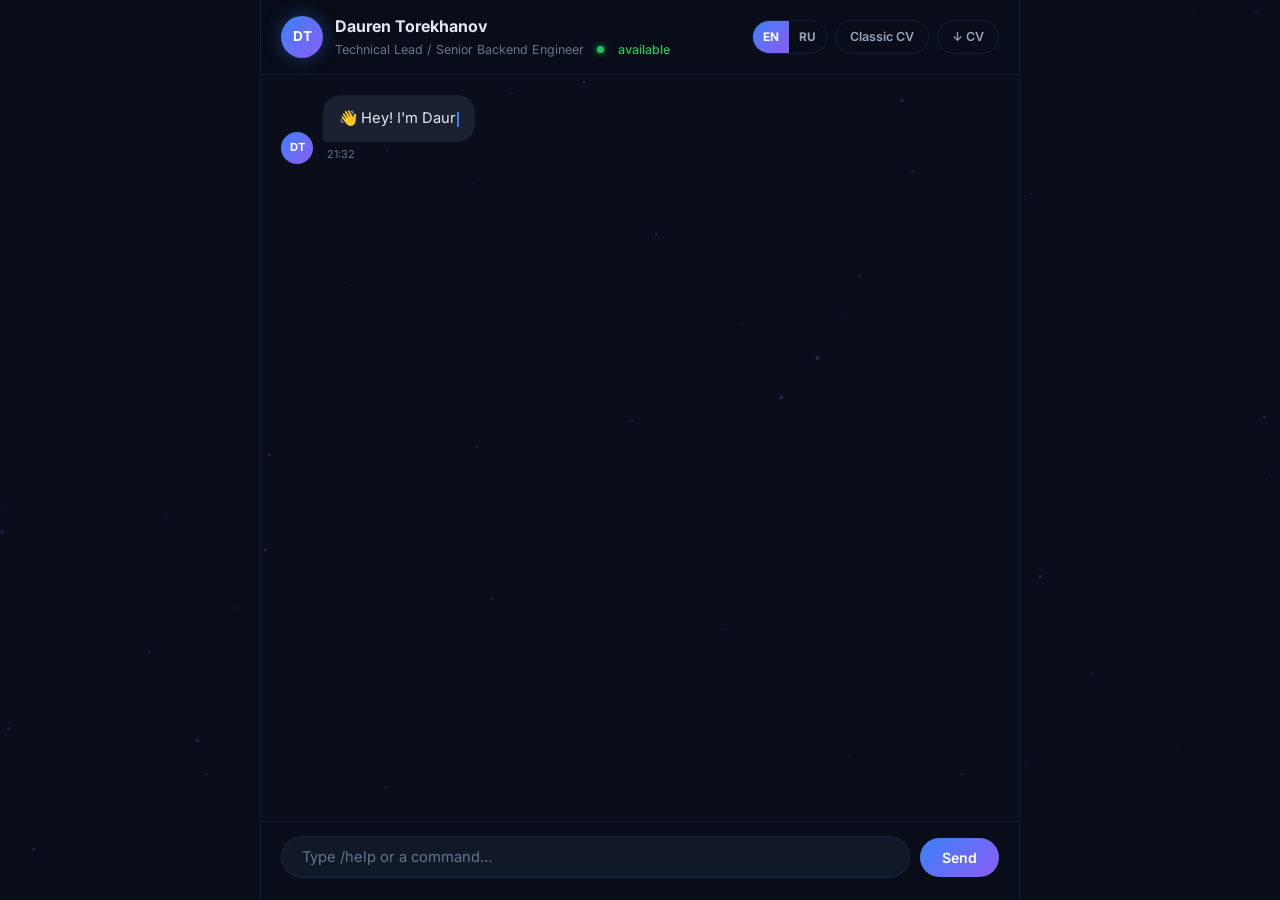
<file: index.html>
<!DOCTYPE html>
<html lang="en">
<head>
<meta charset="UTF-8"/>
<meta name="viewport" content="width=device-width,initial-scale=1.0,interactive-widget=resizes-content"/>
<title>Dauren Torekhanov • Interactive CV</title>
<link href="https://fonts.googleapis.com/css2?family=Inter:wght@300;400;500;600;700;900&family=JetBrains+Mono:wght@400;700&display=swap" rel="stylesheet">
<style>
*,*::before,*::after{box-sizing:border-box;margin:0;padding:0}
:root{
  --bg:#0a0e1a;--surf:#111827;--surf2:#1a2232;
  --border:rgba(59,130,246,0.15);
  --ac:#3b82f6;--ac2:#8b5cf6;--ac3:#06b6d4;
  --text:#94a3b8;--bright:#e2e8f0;--dim:#64748b;
  --green:#22c55e;
  --grad:linear-gradient(135deg,#3b82f6,#8b5cf6);
}
html,body{height:100%;overflow:hidden}
body{font-family:'Inter',sans-serif;background:var(--bg);color:var(--text);line-height:1.6}
#pc,#cc{position:fixed;inset:0;width:100%;height:100%;pointer-events:none}
#pc{z-index:0}
#cc{z-index:9999}

/* LAYOUT */
.wrap{position:fixed;top:0;left:0;right:0;height:100vh;height:100dvh;z-index:1;display:flex;justify-content:center}
.panel{width:100%;max-width:760px;height:100%;display:flex;flex-direction:column;border-left:1px solid var(--border);border-right:1px solid var(--border)}

/* HEADER */
.head{display:flex;align-items:center;gap:12px;padding:14px 20px;background:rgba(10,14,26,0.95);backdrop-filter:blur(20px);border-bottom:1px solid var(--border);flex-shrink:0}
.av{width:42px;height:42px;border-radius:50%;background:var(--grad);display:flex;align-items:center;justify-content:center;font-weight:700;font-size:.85rem;color:#fff;flex-shrink:0;box-shadow:0 0 18px rgba(59,130,246,.35)}
.head-info{flex:1;min-width:0}
.head-name{font-weight:700;font-size:1rem;color:var(--bright);white-space:nowrap;overflow:hidden;text-overflow:ellipsis}
.head-sub{font-size:.78rem;color:var(--dim);display:flex;align-items:center;gap:5px}
.dot{display:inline-block;width:7px;height:7px;border-radius:50%;background:var(--green);box-shadow:0 0 6px var(--green);flex-shrink:0}
.status{color:var(--green);font-weight:500}
.head-acts{display:flex;gap:8px;flex-shrink:0}
.head-btn{padding:6px 14px;border-radius:20px;font-size:.78rem;font-weight:600;text-decoration:none;border:1px solid var(--border);color:var(--text);transition:all .2s;white-space:nowrap}
.head-btn:hover{border-color:var(--ac);color:var(--bright);background:rgba(59,130,246,.1)}
.lang-switch{display:flex;border:1px solid var(--border);border-radius:20px;overflow:hidden;flex-shrink:0}
.lang-btn{padding:6px 10px;border:0;background:transparent;color:var(--text);font-family:'Inter',sans-serif;font-size:.74rem;font-weight:700;cursor:pointer;transition:all .2s}
.lang-btn.active{background:var(--grad);color:#fff}

/* MESSAGES */
.messages{flex:1;overflow-y:auto;padding:20px 20px 28px;display:flex;flex-direction:column;gap:16px}
.messages::-webkit-scrollbar{width:5px}
.messages::-webkit-scrollbar-track{background:transparent}
.messages::-webkit-scrollbar-thumb{background:rgba(255,255,255,.1);border-radius:3px}

/* MESSAGE GROUPS */
.msg-group{display:flex;gap:10px;animation:msgIn .25s ease forwards}
@keyframes msgIn{from{opacity:0;transform:translateY(8px)}to{opacity:1;transform:translateY(0)}}
.msg-group.user{flex-direction:row-reverse}
.msg-av{width:32px;height:32px;border-radius:50%;background:var(--grad);display:flex;align-items:center;justify-content:center;font-weight:700;font-size:.7rem;color:#fff;flex-shrink:0;align-self:flex-end}
.msg-body{display:flex;flex-direction:column;gap:4px;max-width:calc(100% - 48px)}
.msg-group.user .msg-body{align-items:flex-end}
.msg-bubble{background:var(--surf2);border-radius:18px 18px 18px 4px;padding:12px 16px;color:var(--bright);font-size:.92rem;word-break:break-word}
.msg-group.user .msg-bubble{background:var(--grad);border-radius:18px 18px 4px 18px;color:#fff}
.msg-time{font-size:.68rem;color:var(--dim);padding:0 4px}

/* CONTENT BLOCKS */
.msg-p{margin:0}
.msg-p+.msg-p,.msg-p.stacked{margin-top:8px}

.msg-list{list-style:none;margin-top:10px;display:flex;flex-direction:column;gap:4px}
.msg-list li{display:flex;gap:8px;font-size:.88rem;color:var(--bright);padding:2px 0}
.msg-list li::before{content:'▸';color:var(--ac);flex-shrink:0}

.msg-card{background:rgba(59,130,246,.05);border:1px solid var(--border);border-radius:10px;padding:10px 14px;margin-top:8px;position:relative;overflow:hidden}
.msg-card::before{content:'';position:absolute;left:0;top:0;bottom:0;width:3px;background:var(--grad)}
.mcard-role{font-weight:700;color:var(--bright);font-size:.9rem}
.mcard-co{color:var(--ac);font-size:.82rem;margin-top:2px;font-weight:500}
.mcard-period{color:var(--dim);font-size:.76rem;margin-top:1px}
.mcard-detail{color:var(--text);font-size:.83rem;margin-top:6px;line-height:1.5}

.msg-skill-sec{margin-top:8px}
.msg-skill-label{font-size:.72rem;text-transform:uppercase;letter-spacing:1.5px;color:var(--dim);font-weight:600;margin-bottom:5px}
.msg-tags{display:flex;flex-wrap:wrap;gap:5px}
.msg-tag{padding:3px 11px;border-radius:20px;background:rgba(59,130,246,.12);border:1px solid rgba(59,130,246,.25);color:var(--ac);font-size:.8rem;font-weight:500}

.msg-stats{display:grid;grid-template-columns:repeat(3,1fr);gap:8px;margin-top:10px}
.msg-stat{background:rgba(59,130,246,.07);border:1px solid var(--border);border-radius:10px;padding:10px 8px;text-align:center}
.mstat-num{font-size:1.35rem;font-weight:900;background:var(--grad);-webkit-background-clip:text;-webkit-text-fill-color:transparent;background-clip:text}
.mstat-label{font-size:.66rem;color:var(--dim);text-transform:uppercase;letter-spacing:1px;margin-top:2px}

.msg-link-btn{display:inline-flex;align-items:center;gap:5px;margin-top:10px;padding:7px 16px;border-radius:20px;background:var(--grad);color:#fff;font-size:.83rem;font-weight:600;text-decoration:none;transition:transform .2s,box-shadow .2s}
.msg-link-btn:hover{transform:translateY(-2px);box-shadow:0 5px 18px rgba(59,130,246,.35)}

.msg-dl-wrap{display:flex;flex-wrap:wrap;gap:7px;margin-top:10px}
.msg-dl-btn{padding:7px 14px;border-radius:20px;background:var(--surf);border:1px solid var(--border);color:var(--bright);font-size:.82rem;font-weight:600;text-decoration:none;transition:all .2s}
.msg-dl-btn:hover{border-color:var(--ac);background:rgba(59,130,246,.1)}

.msg-fun-wrap{display:flex;flex-wrap:wrap;gap:7px;margin-top:10px}
.msg-fun-btn{padding:7px 14px;border-radius:20px;background:var(--surf);border:1px solid var(--border);color:var(--bright);font-family:'Inter',sans-serif;font-size:.82rem;font-weight:600;cursor:pointer;transition:all .2s}
.msg-fun-btn:hover{border-color:var(--ac);background:rgba(59,130,246,.1);transform:translateY(-2px)}

/* TYPING CURSOR */
.tcursor{display:inline-block;width:2px;height:1em;background:var(--ac);margin-left:1px;vertical-align:text-bottom;animation:cblink .8s step-end infinite}
@keyframes cblink{50%{opacity:0}}

/* TYPING INDICATOR */
.typing-ind{display:flex;gap:4px;align-items:center;padding:4px 2px}
.td{width:7px;height:7px;border-radius:50%;background:var(--dim);animation:tbounce 1.2s ease infinite}
.td:nth-child(2){animation-delay:.2s}
.td:nth-child(3){animation-delay:.4s}
@keyframes tbounce{0%,60%,100%{transform:translateY(0);opacity:.4}30%{transform:translateY(-5px);opacity:1}}

/* SUGGESTION CHIPS */
.ichips{display:flex;flex-wrap:wrap;gap:7px;margin-top:8px;padding-left:42px}
.ichip{padding:6px 14px;border-radius:20px;background:var(--surf);border:1px solid var(--border);color:var(--ac);font-size:.82rem;font-weight:600;font-family:'JetBrains Mono',monospace;cursor:pointer;transition:all .2s;opacity:0;animation:chipIn .3s cubic-bezier(.16,1,.3,1) forwards}
.ichip:hover{border-color:var(--ac);background:rgba(59,130,246,.1);transform:translateY(-2px)}
@keyframes chipIn{from{opacity:0;transform:scale(.85) translateY(4px)}to{opacity:1;transform:scale(1) translateY(0)}}

/* BLOCK ANIMATIONS */
@keyframes fadeUp{from{opacity:0;transform:translateY(7px)}to{opacity:1;transform:translateY(0)}}
@keyframes fadeIn{from{opacity:0;transform:scale(.9)}to{opacity:1;transform:scale(1)}}
.fade-up{opacity:0;animation:fadeUp .35s cubic-bezier(.16,1,.3,1) forwards}
.fade-in{opacity:0;animation:fadeIn .3s ease forwards}

/* FOOTER */
.foot{flex-shrink:0;border-top:1px solid var(--border);background:rgba(10,14,26,.95);backdrop-filter:blur(20px);padding:14px 20px 22px}
.input-row{display:flex;gap:10px;align-items:center}
#inp{flex:1;background:var(--surf);border:1px solid var(--border);border-radius:24px;padding:11px 20px;color:var(--bright);font-family:'Inter',sans-serif;font-size:.92rem;outline:none;transition:border-color .2s}
#inp:focus{border-color:var(--ac)}
#inp::placeholder{color:var(--dim)}
#inp:disabled{opacity:.6;cursor:not-allowed}
#snd{padding:11px 22px;border-radius:24px;background:var(--grad);border:none;color:#fff;font-family:'Inter',sans-serif;font-size:.88rem;font-weight:600;cursor:pointer;transition:all .2s;flex-shrink:0}
#snd:hover{transform:scale(1.05);box-shadow:0 4px 18px rgba(59,130,246,.4)}
#snd:disabled{opacity:.6;cursor:not-allowed;transform:none;box-shadow:none}

/* TOAST */
.toast{position:fixed;bottom:80px;left:50%;transform:translateX(-50%) translateY(12px);background:var(--surf);border:1px solid var(--ac);color:var(--bright);padding:9px 20px;border-radius:24px;font-size:.84rem;font-weight:600;z-index:10001;opacity:0;transition:all .35s cubic-bezier(.16,1,.3,1);pointer-events:none;white-space:nowrap}
.toast.show{opacity:1;transform:translateX(-50%) translateY(0)}

/* RIPPLE */
.ripple{position:fixed;border-radius:50%;background:radial-gradient(circle,rgba(59,130,246,.2) 0%,transparent 70%);pointer-events:none;z-index:9998;transform:translate(-50%,-50%);animation:rippleA .6s ease-out forwards}
@keyframes rippleA{from{width:0;height:0;opacity:1}to{width:180px;height:180px;opacity:0}}

/* MOBILE */
@media(max-width:600px){
  .panel{border:none}
  .head{padding:12px 14px;flex-wrap:wrap;gap:10px}
  .av{width:36px;height:36px;font-size:.78rem}
  .head-name{font-size:.9rem}
  .head-info{flex:1 1 calc(100% - 50px)}
  .head-sub{font-size:.72rem}
  .head-acts{width:100%;justify-content:flex-end;gap:6px}
  .head-btn{padding:6px 10px;font-size:.72rem}
  .lang-btn{padding:6px 8px}
  .messages{padding:14px;gap:12px}
  .msg-bubble{font-size:.88rem;padding:10px 14px}
  .ichips{padding-left:0}
  .foot{padding:10px 12px 14px}
  #inp{padding:10px 16px;font-size:.88rem}
  #snd{padding:10px 16px;font-size:.84rem}
  .msg-stats{gap:6px}
  .mstat-num{font-size:1.15rem}
}
@supports(padding:env(safe-area-inset-bottom)){
  .foot{padding-bottom:calc(22px + env(safe-area-inset-bottom))}
}
@media(max-width:600px){
  @supports(padding:env(safe-area-inset-bottom)){
    .foot{padding-bottom:calc(14px + env(safe-area-inset-bottom))}
  }
}
</style>
</head>
<body>
<canvas id="pc"></canvas>
<canvas id="cc"></canvas>

<div class="wrap">
  <div class="panel">
    <header class="head">
      <div class="av">DT</div>
      <div class="head-info">
        <div class="head-name" id="headName">Dauren Torekhanov</div>
        <div class="head-sub" id="headSub">Technical Lead / Senior Backend Engineer &nbsp;<span class="dot"></span>&nbsp;<span class="status">available</span></div>
      </div>
      <div class="head-acts">
        <div class="lang-switch" aria-label="Language">
          <button class="lang-btn active" type="button" data-lang="en">EN</button>
          <button class="lang-btn" type="button" data-lang="ru">RU</button>
        </div>
        <a href="classic.html" class="head-btn hide-sm" id="classicLink">Classic CV</a>
        <a href="files/Dauren%20Torekhanov%20EN.pdf" download class="head-btn" id="headCvBtn">&#8595; CV</a>
      </div>
    </header>
    <div class="messages" id="msgs"></div>
    <footer class="foot">
      <div class="input-row">
        <input type="text" id="inp" placeholder="Type /help or a command…" autocomplete="off" spellcheck="false"/>
        <button id="snd" type="button">Send</button>
      </div>
    </footer>
  </div>
</div>

<div id="toast" class="toast"></div>

<script>
// ── UTILS ──────────────────────────────────────────────────────────────
const sleep = ms => new Promise(r => setTimeout(r, ms));
function esc(s){ return String(s).replace(/&/g,'&amp;').replace(/</g,'&lt;').replace(/>/g,'&gt;'); }
function ts(){ return new Date().toLocaleTimeString('en-US',{hour:'2-digit',minute:'2-digit',hour12:false}); }
const CV = {
  en:{pdf:'files/Dauren%20Torekhanov%20EN.pdf', docx:'files/Dauren%20Torekhanov%20EN.docx'},
  ru:{pdf:'files/Dauren%20Torekhanov%20RU.pdf', docx:'files/Dauren%20Torekhanov%20RU.docx'},
};
let lang = new URLSearchParams(location.search).get('lang') === 'ru' ? 'ru' : 'en';
function cvFile(type='pdf'){ return CV[lang][type]; }
function setLang(next, rerender=true){
  lang = next === 'ru' ? 'ru' : 'en';
  document.documentElement.lang = lang;
  document.title = lang === 'ru' ? 'Даурен Тореханов • Интерактивное CV' : 'Dauren Torekhanov • Interactive CV';
  document.querySelectorAll('.lang-btn').forEach(btn=>btn.classList.toggle('active', btn.dataset.lang === lang));
  document.getElementById('headName').textContent = lang === 'ru' ? 'Даурен Тореханов' : 'Dauren Torekhanov';
  document.getElementById('headSub').innerHTML = lang === 'ru'
    ? 'Technical Lead / Senior Backend Engineer &nbsp;<span class="dot"></span>&nbsp;<span class="status">доступен</span>'
    : 'Technical Lead / Senior Backend Engineer &nbsp;<span class="dot"></span>&nbsp;<span class="status">available</span>';
  document.getElementById('classicLink').textContent = lang === 'ru' ? 'Классическое CV' : 'Classic CV';
  document.getElementById('classicLink').href = lang === 'ru' ? 'classic.html?lang=ru' : 'classic.html';
  document.getElementById('headCvBtn').href = cvFile('pdf');
  document.getElementById('inp').placeholder = lang === 'ru' ? 'Введите /help или команду…' : 'Type /help or a command…';
  document.getElementById('snd').textContent = lang === 'ru' ? 'Отправить' : 'Send';
  if(rerender) restartIntro();
}

// ── SCROLL ─────────────────────────────────────────────────────────────
const msgsEl = document.getElementById('msgs');
function smartScroll(){
  const near = msgsEl.scrollHeight - msgsEl.scrollTop - msgsEl.clientHeight < 100;
  if(near) msgsEl.scrollTop = msgsEl.scrollHeight;
}

// ── TOAST ──────────────────────────────────────────────────────────────
const toastEl = document.getElementById('toast');
let toastT;
function showToast(msg){
  toastEl.textContent = msg; toastEl.classList.add('show');
  clearTimeout(toastT); toastT = setTimeout(()=>toastEl.classList.remove('show'), 2200);
}

// ── TYPEWRITER ─────────────────────────────────────────────────────────
async function typeInto(el, text){
  const tn = document.createTextNode('');
  const cur = document.createElement('span');
  cur.className = 'tcursor';
  el.appendChild(tn); el.appendChild(cur);
  for(const ch of text){
    tn.textContent += ch;
    smartScroll();
    await sleep(18);
  }
  cur.remove();
}

// ── RENDER BLOCK ───────────────────────────────────────────────────────
function renderBlock(container, block, si){
  const d = si * 75;
  switch(block.type){
    case 'text': {
      const p = document.createElement('p');
      p.className = 'msg-p stacked fade-up';
      p.style.animationDelay = d + 'ms';
      p.textContent = block.text;
      container.appendChild(p);
      break;
    }
    case 'list': {
      const ul = document.createElement('ul');
      ul.className = 'msg-list';
      block.items.forEach((item,i)=>{
        const li = document.createElement('li');
        li.className = 'fade-up';
        li.style.animationDelay = (d + i*55) + 'ms';
        li.textContent = item;
        ul.appendChild(li);
      });
      container.appendChild(ul);
      break;
    }
    case 'card': {
      const c = document.createElement('div');
      c.className = 'msg-card fade-up';
      c.style.animationDelay = d + 'ms';
      c.innerHTML = `<div class="mcard-role">${esc(block.role)}</div>` +
        `<div class="mcard-co">${esc(block.company)}</div>` +
        `<div class="mcard-period">${esc(block.period)}</div>` +
        (block.detail ? `<div class="mcard-detail">${esc(block.detail)}</div>` : '');
      container.appendChild(c);
      break;
    }
    case 'skill-section': {
      const sec = document.createElement('div');
      sec.className = 'msg-skill-sec fade-up';
      sec.style.animationDelay = d + 'ms';
      const lbl = document.createElement('div');
      lbl.className = 'msg-skill-label';
      lbl.textContent = block.label;
      const tags = document.createElement('div');
      tags.className = 'msg-tags';
      block.tags.forEach(t=>{
        const span = document.createElement('span');
        span.className = 'msg-tag';
        span.textContent = t;
        tags.appendChild(span);
      });
      sec.appendChild(lbl); sec.appendChild(tags);
      container.appendChild(sec);
      break;
    }
    case 'stats': {
      const grid = document.createElement('div');
      grid.className = 'msg-stats';
      block.items.forEach((st,i)=>{
        const s = document.createElement('div');
        s.className = 'msg-stat fade-in';
        s.style.animationDelay = (d + i*80) + 'ms';
        s.innerHTML = `<div class="mstat-num">${esc(st.num)}</div><div class="mstat-label">${esc(st.label)}</div>`;
        grid.appendChild(s);
      });
      container.appendChild(grid);
      break;
    }
    case 'link': {
      const a = document.createElement('a');
      a.className = 'msg-link-btn fade-up';
      a.style.animationDelay = d + 'ms';
      a.textContent = block.text;
      a.href = block.href;
      a.target = '_blank'; a.rel = 'noopener noreferrer';
      container.appendChild(a);
      break;
    }
    case 'downloads': {
      const wrap = document.createElement('div');
      wrap.className = 'msg-dl-wrap';
      block.items.forEach((item,i)=>{
        const a = document.createElement('a');
        a.className = 'msg-dl-btn fade-up';
        a.style.animationDelay = (d + i*65) + 'ms';
        a.textContent = item.label;
        a.href = item.href;
        a.download = '';
        wrap.appendChild(a);
      });
      container.appendChild(wrap);
      break;
    }
    case 'fun-buttons': {
      const wrap = document.createElement('div');
      wrap.className = 'msg-fun-wrap';
      [
        ['🎊 Confetti', ()=>launchConfetti({clientX:innerWidth/2,clientY:innerHeight/2})],
        ['🖥️ Matrix',   matrixRain],
        ['🎆 Fireworks', spawnFireworks],
        ['🌊 Earthquake', shakeIt],
        ['🙃 Invert',   invertColors],
      ].forEach(([label,fn],i)=>{
        const btn = document.createElement('button');
        btn.className = 'msg-fun-btn fade-up';
        btn.type = 'button';
        btn.style.animationDelay = (d + i*65) + 'ms';
        btn.textContent = label;
        btn.onclick = fn;
        wrap.appendChild(btn);
      });
      container.appendChild(wrap);
      break;
    }
  }
}

// ── BOT MESSAGE ────────────────────────────────────────────────────────
function addTypingGroup(){
  const g = document.createElement('div');
  g.className = 'msg-group bot';
  g.innerHTML = `<div class="msg-av">DT</div><div class="msg-body"><div class="msg-bubble"><div class="typing-ind"><div class="td"></div><div class="td"></div><div class="td"></div></div></div></div>`;
  msgsEl.appendChild(g); smartScroll();
  return g;
}

async function addBotMsg(blocks, suggestions=[]){
  const g = document.createElement('div');
  g.className = 'msg-group bot';
  const body = document.createElement('div');
  body.className = 'msg-body';
  const bubble = document.createElement('div');
  bubble.className = 'msg-bubble';
  const time = document.createElement('div');
  time.className = 'msg-time';
  time.textContent = ts();
  body.appendChild(bubble); body.appendChild(time);
  g.appendChild(document.createElement('div')).className = 'msg-av';
  g.firstChild.textContent = 'DT';
  g.appendChild(body);
  msgsEl.appendChild(g); smartScroll();

  let typed = false, si = 0;
  for(const block of blocks){
    if(!typed && block.type === 'text'){
      const p = document.createElement('p');
      p.className = 'msg-p';
      bubble.appendChild(p);
      await typeInto(p, block.text);
      typed = true;
    } else {
      renderBlock(bubble, block, si++);
    }
    smartScroll();
  }

  await sleep(100);
  if(suggestions.length){
    const chips = document.createElement('div');
    chips.className = 'ichips';
    suggestions.forEach((s,i)=>{
      const btn = document.createElement('button');
      btn.type = 'button';
      btn.className = 'ichip';
      btn.textContent = s;
      btn.style.animationDelay = (i*60+80)+'ms';
      btn.onclick = ()=>{ if(!busy) dispatch(s); };
      chips.appendChild(btn);
    });
    body.appendChild(chips);
    smartScroll();
  }
}

function addUserMsg(text){
  const g = document.createElement('div');
  g.className = 'msg-group user';
  const body = document.createElement('div');
  body.className = 'msg-body';
  const bubble = document.createElement('div');
  bubble.className = 'msg-bubble';
  bubble.textContent = text;
  const time = document.createElement('div');
  time.className = 'msg-time';
  time.textContent = ts();
  body.appendChild(bubble); body.appendChild(time);
  g.appendChild(body);
  msgsEl.appendChild(g); smartScroll();
}

// ── COMMANDS ───────────────────────────────────────────────────────────
const CMDS = {};

CMDS['/help'] = ()=>({
  blocks: lang === 'ru' ? [
    {type:'text', text:"Вот что можно узнать о Даурене:"},
    {type:'list', items:[
      '/about — кратко обо мне',
      '/experience — опыт работы',
      '/skills — технологический стек',
      '/education — образование',
      '/projects — инженерный фокус',
      '/stats — карьера в цифрах',
      '/contact — контакты',
      '/download — скачать резюме',
      '/fun — интерактивная зона',
      '/joke — dev-шутка',
      '/clear — очистить диалог',
    ]},
  ] : [
    {type:'text', text:"Here's everything you can ask about Dauren:"},
    {type:'list', items:[
      '/about — personal intro & overview',
      '/experience — full work history',
      '/skills — technology stack',
      '/education — academic background',
      '/projects — engineering focus areas',
      '/stats — career by the numbers',
      '/contact — how to get in touch',
      '/download — get the CV file',
      '/fun — interactive playground 🎉',
      '/joke — dev joke',
      '/clear — clear this conversation',
    ]},
  ],
  suggestions:['/about','/experience','/skills','/contact'],
});

CMDS['/about'] = ()=>({
  blocks: lang === 'ru' ? [
    {type:'text', text:"Я Даурен Тореханов — Technical Lead и Senior Backend Engineer."},
    {type:'text', text:"У меня 6+ лет коммерческого опыта backend-разработки: проектирование масштабируемых, отказоустойчивых и высоконагруженных систем на Java, Kotlin и Spring Ecosystem."},
    {type:'text', text:"Живу в Алматы, Казахстан. Основной фокус — banking и fintech, микросервисная архитектура, распределённые системы, event-driven подход, интеграции и модернизация backend-платформ."},
  ] : [
    {type:'text', text:"I'm Dauren Torekhanov — Technical Lead and Senior Backend Engineer."},
    {type:'text', text:"I have 6+ years of commercial backend experience designing scalable, resilient, high-load distributed systems with Java, Kotlin, and the Spring ecosystem."},
    {type:'text', text:"Based in Almaty, Kazakhstan. My background is strongest in banking and fintech, microservices architecture, event-driven systems, integrations, and backend platform modernization."},
  ],
  suggestions:['/experience','/skills','/contact'],
});

CMDS['/skills'] = CMDS['/tech'] = ()=>({
  blocks: lang === 'ru' ? [
    {type:'text', text:"Мой основной стек:"},
    {type:'skill-section', label:'Языки',              tags:['Java','Kotlin']},
    {type:'skill-section', label:'Фреймворки',         tags:['Spring Boot','Spring Ecosystem','Quarkus']},
    {type:'skill-section', label:'Архитектура',        tags:['Microservices','Distributed Systems','Event-Driven Architecture','System Design','REST APIs']},
    {type:'skill-section', label:'Messaging & Cache',  tags:['RabbitMQ','Redis']},
    {type:'skill-section', label:'Базы данных',        tags:['PostgreSQL','SQL Optimization']},
    {type:'skill-section', label:'DevOps',             tags:['Docker','Kubernetes','Rancher','GitLab CI/CD']},
    {type:'skill-section', label:'Leadership',         tags:['Техническое лидерство','Менторинг','Code Review','Архитектурные решения']},
  ] : [
    {type:'text', text:"My core tech stack:"},
    {type:'skill-section', label:'Languages',          tags:['Java','Kotlin']},
    {type:'skill-section', label:'Frameworks',         tags:['Spring Boot','Spring Ecosystem','Quarkus']},
    {type:'skill-section', label:'Architecture',       tags:['Microservices','Distributed Systems','Event-Driven Architecture','System Design','REST APIs']},
    {type:'skill-section', label:'Messaging & Cache',  tags:['RabbitMQ','Redis']},
    {type:'skill-section', label:'Databases',          tags:['PostgreSQL','SQL Optimization']},
    {type:'skill-section', label:'DevOps',             tags:['Docker','Kubernetes','Rancher','GitLab CI/CD']},
    {type:'skill-section', label:'Leadership',         tags:['Technical Leadership','Mentoring','Code Reviews','Architecture Decisions']},
  ],
  suggestions:['/experience','/projects','/contact'],
});

CMDS['/experience'] = CMDS['/exp'] = ()=>({
  blocks: lang === 'ru' ? [
    {type:'text', text:"6+ лет в banking, fintech, интеграциях и enterprise backend-системах:"},
    {type:'card', role:'Technical Leader',      company:'Alatau City Bank',        period:'Январь 2025 — настоящее время', detail:'Руководство backend-направлением и трансформация монолитной архитектуры в масштабируемые микросервисы на Kotlin, Java, Spring Boot, PostgreSQL и RabbitMQ.'},
    {type:'card', role:'Senior Java Developer', company:'Jusan Bank',              period:'Июль 2022 — декабрь 2024',      detail:'Модернизация backend-платформы, разработка микросервисов, интеграции внешних систем и постепенная декомпозиция монолита.'},
    {type:'card', role:'Senior Java Developer', company:'Alfa-Bank Kazakhstan',    period:'Декабрь 2021 — июнь 2022',      detail:'Интеграция внешних сервисов, разработка переиспользуемых backend-микросервисов и участие в автоматизации инфраструктуры.'},
    {type:'card', role:'Java Backend Developer',company:'Alfa-Bank Kazakhstan',    period:'Октябрь 2020 — декабрь 2021',   detail:'Разработка backend-сервисов для банковской инфраструктуры и улучшение CI/CD и deployment-процессов.'},
    {type:'card', role:'Software Developer',    company:'ICORE-Integration LLP',   period:'Июнь 2019 — сентябрь 2020',     detail:'Enterprise-решения, backend-сервисы и интеграции на Java/Spring для промышленных компаний и банков.'},
    {type:'card', role:'Менеджер сопровождения информационных систем', company:'Altyn Bank', period:'Август 2018 — июнь 2019', detail:'Сопровождение банковских информационных систем, мониторинг и решение технических инцидентов.'},
  ] : [
    {type:'text', text:"6+ years across banking, fintech, integrations, and enterprise backend systems:"},
    {type:'card', role:'Technical Leader',      company:'Alatau City Bank',        period:'Jan 2025 – Present',       detail:'Leading backend initiatives and transformation from monolith to scalable microservices using Kotlin, Java, Spring Boot, PostgreSQL, and RabbitMQ.'},
    {type:'card', role:'Senior Java Developer', company:'Jusan Bank',              period:'Jul 2022 – Dec 2024',      detail:'Backend platform modernization, microservices development, external integrations, and gradual monolith decomposition in the banking ecosystem.'},
    {type:'card', role:'Senior Java Developer', company:'Alfa-Bank Kazakhstan',    period:'Dec 2021 – Jun 2022',      detail:'Integrated external services, developed reusable backend microservices, and contributed to infrastructure automation.'},
    {type:'card', role:'Java Backend Developer',company:'Alfa-Bank Kazakhstan',    period:'Oct 2020 – Dec 2021',      detail:'Developed backend services for banking infrastructure and improved CI/CD and deployment automation.'},
    {type:'card', role:'Software Developer',    company:'ICORE-Integration LLP',   period:'Jun 2019 – Sep 2020',      detail:'Built enterprise software solutions, backend services, and Java/Spring integrations for industrial companies and banks.'},
    {type:'card', role:'Information Systems Support Manager', company:'Altyn Bank', period:'Aug 2018 – Jun 2019',     detail:'Supported and maintained banking information systems, including operational monitoring and incident resolution.'},
  ],
  suggestions:['/skills','/education','/stats'],
});

CMDS['/education'] = CMDS['/edu'] = ()=>({
  blocks: lang === 'ru' ? [
    {type:'text', text:"Образование:"},
    {type:'card', role:"Магистратура — Вычислительная техника и программное обеспечение", company:'Казахская академия транспорта и коммуникаций (КазАТК)', period:'2017 — 2019', detail:'Магистерская программа по вычислительным системам и программному обеспечению.'},
    {type:'card', role:"Бакалавр — Радиотехника и электроника", company:'Алматинский университет энергетики и связи (АУЭС)', period:'2013 — 2017', detail:'Инженерная база для работы с backend, инфраструктурой и распределёнными системами.'},
    {type:'card', role:"Бакалавр — Экономика", company:'Московский энергетический институт (МЭИ)', period:'2014 — 2017', detail:'Экономический и бизнес-бэкграунд для продуктового и cross-functional взаимодействия.'},
  ] : [
    {type:'text', text:"Academic background:"},
    {type:'card', role:"Master's Degree — Computer Science and Software", company:'Kazakh Academy of Transport and Communications (KazATC)', period:'2017 – 2019', detail:'Graduate studies focused on computing systems and software engineering.'},
    {type:'card', role:"Bachelor's Degree — Radio Engineering & Electronics", company:'Almaty University of Power Engineering and Telecommunications', period:'2013 – 2017', detail:'Engineering foundation for backend, infrastructure, and distributed systems work.'},
    {type:'card', role:"Bachelor's Degree — Economics", company:'Moscow Power Engineering Institute', period:'2014 – 2017', detail:'Business and economics background supporting product and cross-functional collaboration.'},
  ],
  suggestions:['/experience','/skills','/contact'],
});

CMDS['/projects'] = CMDS['/ventures'] = ()=>({
  blocks: lang === 'ru' ? [
    {type:'text', text:"Инженерный фокус:"},
    {type:'card', role:'Backend Platform Modernization', company:'Banking & Fintech', period:'Текущий фокус', detail:'Декомпозиция монолитов, определение service boundaries, повышение надёжности и построение масштабируемых микросервисных платформ.'},
    {type:'card', role:'Technical Leadership', company:'Engineering Teams', period:'Постоянно', detail:'Менторинг разработчиков, code review, согласование архитектуры с бизнес-задачами и развитие engineering best practices.'},
  ] : [
    {type:'text', text:"Engineering focus areas:"},
    {type:'card', role:'Backend Platform Modernization', company:'Banking & Fintech', period:'Current focus', detail:'Decomposing monoliths, defining service boundaries, improving reliability, and building scalable microservice platforms.'},
    {type:'card', role:'Technical Leadership', company:'Engineering Teams', period:'Ongoing', detail:'Mentoring developers, leading code reviews, aligning architecture with business goals, and improving engineering best practices.'},
  ],
  suggestions:['/about','/contact','/download'],
});

CMDS['/stats'] = ()=>({
  blocks: lang === 'ru' ? [
    {type:'text', text:"Карьера в цифрах:"},
    {type:'stats', items:[
      {num:'6+', label:'Лет backend'},
      {num:'5+', label:'Компаний'},
      {num:'3',  label:'Языка'},
    ]},
  ] : [
    {type:'text', text:"Career at a glance:"},
    {type:'stats', items:[
      {num:'6+', label:'Yrs backend'},
      {num:'5+', label:'Companies'},
      {num:'3',  label:'Languages'},
    ]},
  ],
  suggestions:['/experience','/about','/skills'],
});

CMDS['/contact'] = ()=>({
  blocks: lang === 'ru' ? [
    {type:'text', text:"Как со мной связаться:"},
    {type:'list', items:[
      '📍 Алматы, Казахстан',
      '📞 +7 747 434 4967',
      '📧 dauren.work@gmail.com',
      '💼 linkedin.com/in/torekhanov-dauren',
      '🌐 daurentorekhanov.github.io',
    ]},
    {type:'link', text:'Открыть LinkedIn →', href:'https://linkedin.com/in/torekhanov-dauren'},
    {type:'link', text:'Написать email →', href:'mailto:dauren.work@gmail.com'},
    {type:'link', text:'Открыть сайт →', href:'https://daurentorekhanov.github.io'},
  ] : [
    {type:'text', text:"Here's how to reach me:"},
    {type:'list', items:[
      '📍 Almaty, Kazakhstan',
      '📞 +7 747 434 4967',
      '📧 dauren.work@gmail.com',
      '💼 linkedin.com/in/torekhanov-dauren',
      '🌐 daurentorekhanov.github.io',
    ]},
    {type:'link', text:'Open LinkedIn →', href:'https://linkedin.com/in/torekhanov-dauren'},
    {type:'link', text:'Send Email →', href:'mailto:dauren.work@gmail.com'},
    {type:'link', text:'Open Website →', href:'https://daurentorekhanov.github.io'},
  ],
  suggestions:['/download','/about','/projects'],
});

CMDS['/download'] = CMDS['/cv'] = ()=>({
  blocks:[
    {type:'text', text: lang === 'ru' ? "Резюме доступно на русском и английском:" : "CV available in English and Russian:"},
    {type:'downloads', items:[
      ...(lang === 'ru'
        ? [{label:'RU PDF', href:CV.ru.pdf},{label:'RU DOCX', href:CV.ru.docx},{label:'EN PDF', href:CV.en.pdf},{label:'EN DOCX', href:CV.en.docx}]
        : [{label:'EN PDF', href:CV.en.pdf},{label:'EN DOCX', href:CV.en.docx},{label:'RU PDF', href:CV.ru.pdf},{label:'RU DOCX', href:CV.ru.docx}]),
    ]},
  ],
  suggestions:['/contact','/about'],
});

CMDS['/fun'] = ()=>({
  blocks:[
    {type:'text', text: lang === 'ru' ? "Немного интерактива. Нажми кнопку:" : "Let's have some fun 🎉 Hit a button:"},
    {type:'fun-buttons'},
  ],
  suggestions:['/clear','/about'],
});

CMDS['/joke'] = ()=>{
  const jokes = [
    "Why do programmers prefer dark mode? Because light attracts bugs.",
    'A SQL query walks into a bar: "Can I JOIN you?"',
    "!false — it's funny because it's true.",
    "Why do Java devs wear glasses? Because they can't C#.",
    "There are 10 types of people: those who understand binary and those who don't.",
    "A dev had a problem. Thought: 'I'll use threads.' Now they have two problems.",
  ];
  return {
    blocks:[{type:'text', text:jokes[Math.floor(Math.random()*jokes.length)]}],
    suggestions:['/joke','/fun','/about'],
  };
};

// ── DISPATCH ───────────────────────────────────────────────────────────
let busy = false;

async function dispatch(rawText){
  if(busy) return;
  busy = true;

  const inp = document.getElementById('inp');
  const snd = document.getElementById('snd');
  inp.value = ''; inp.disabled = true; snd.disabled = true;

  const text = rawText.trim();
  const key  = text.toLowerCase();

  addUserMsg(text);

  if(key === '/clear'){
    await sleep(200);
    msgsEl.innerHTML = '';
    busy = false; inp.disabled = false; snd.disabled = false; inp.focus();
    return;
  }

  const typing = addTypingGroup();
  await sleep(360 + Math.random()*160);
  typing.remove();

  const fn = CMDS[key];
  if(fn){
    const {blocks, suggestions} = fn();
    await addBotMsg(blocks, suggestions);
  } else if(key.startsWith('/')){
    await addBotMsg(
      [{type:'text', text: lang === 'ru' ? `Неизвестная команда "${key}". Введите /help.` : `Unknown command "${key}". Type /help to see what's available.`}],
      ['/help']
    );
  } else {
    await addBotMsg(
      [{type:'text', text: lang === 'ru' ? "Используйте /команды, чтобы посмотреть мой профиль. Введите /help для списка команд." : "Try using a /command to explore my background. Type /help to see all options."}],
      ['/help','/about']
    );
  }

  busy = false; inp.disabled = false; snd.disabled = false; inp.focus();
}

// ── INPUT ──────────────────────────────────────────────────────────────
document.getElementById('inp').addEventListener('keydown', e=>{
  if(e.key === 'Enter'){ const v = e.target.value.trim(); if(v) dispatch(v); }
});
document.getElementById('snd').addEventListener('click', ()=>{
  const v = document.getElementById('inp').value.trim(); if(v) dispatch(v);
});
document.querySelectorAll('.lang-btn').forEach(btn=>{
  btn.addEventListener('click',()=>setLang(btn.dataset.lang));
});

// ── CLICK RIPPLE ───────────────────────────────────────────────────────
document.addEventListener('click', e=>{
  if(e.target.closest('.ichip,.msg-fun-btn,.msg-dl-btn,.msg-link-btn,.head-btn,#snd')) return;
  const r = document.createElement('div');
  r.className = 'ripple';
  r.style.left = e.clientX + 'px'; r.style.top = e.clientY + 'px';
  document.body.appendChild(r); setTimeout(()=>r.remove(), 600);
});

// ── INIT ───────────────────────────────────────────────────────────────
async function restartIntro(){
  if(busy) return;
  msgsEl.innerHTML = '';
  await sleep(500);
  const typing = addTypingGroup();
  await sleep(500); typing.remove();
  await addBotMsg(
    lang === 'ru' ? [
      {type:'text', text:"👋 Привет! Это интерактивное резюме Даурена Тореханова."},
      {type:'text', text:"Technical Lead / Senior Backend Engineer · 6+ лет · Алматы, Казахстан."},
      {type:'text', text:"Введите команду или нажмите подсказку, чтобы посмотреть мой профиль."},
    ] : [
      {type:'text', text:"👋 Hey! I'm Dauren Torekhanov's interactive resume."},
      {type:'text', text:"Technical Lead / Senior Backend Engineer · 6+ years · Almaty, Kazakhstan."},
      {type:'text', text:"Type a command or click a suggestion to explore my background."},
    ],
    ['/about','/experience','/skills','/contact']
  );
  document.getElementById('inp').focus();
}
setLang(lang, false);
restartIntro();

// ── PARTICLES ──────────────────────────────────────────────────────────
const pc = document.getElementById('pc');
const pCtx = pc.getContext('2d');
let particles=[], mx=0, my=0;
function resizeP(){ pc.width=innerWidth; pc.height=innerHeight; }
resizeP(); addEventListener('resize', resizeP);
document.addEventListener('mousemove', e=>{ mx=e.clientX; my=e.clientY; });
class Particle{
  constructor(){ this.reset(); }
  reset(){
    this.x=Math.random()*pc.width; this.y=Math.random()*pc.height;
    this.vx=(Math.random()-.5)*.4; this.vy=(Math.random()-.5)*.4;
    this.r=Math.random()*1.5+.5; this.o=Math.random()*.25+.05;
  }
  update(){
    this.x+=this.vx; this.y+=this.vy;
    if(this.x<0||this.x>pc.width) this.vx*=-1;
    if(this.y<0||this.y>pc.height) this.vy*=-1;
    const dx=mx-this.x, dy=my-this.y, dist=Math.sqrt(dx*dx+dy*dy);
    if(dist<120){ this.x+=dx*.003; this.y+=dy*.003; }
  }
  draw(){
    pCtx.beginPath(); pCtx.arc(this.x,this.y,this.r,0,Math.PI*2);
    pCtx.fillStyle=`rgba(59,130,246,${this.o})`; pCtx.fill();
  }
}
const isMobile = innerWidth<=768;
for(let i=0;i<(isMobile?20:50);i++) particles.push(new Particle());
(function animP(){
  pCtx.clearRect(0,0,pc.width,pc.height);
  particles.forEach(p=>{ p.update(); p.draw(); });
  for(let i=0;i<particles.length-1;i++){
    for(let j=i+1;j<particles.length;j++){
      const dx=particles[i].x-particles[j].x, dy=particles[i].y-particles[j].y;
      const d=Math.sqrt(dx*dx+dy*dy);
      if(d<100){
        pCtx.beginPath(); pCtx.moveTo(particles[i].x,particles[i].y); pCtx.lineTo(particles[j].x,particles[j].y);
        pCtx.strokeStyle=`rgba(59,130,246,${.07*(1-d/100)})`; pCtx.lineWidth=.5; pCtx.stroke();
      }
    }
  }
  requestAnimationFrame(animP);
})();

// ── CONFETTI ───────────────────────────────────────────────────────────
const cc = document.getElementById('cc');
const cCtx = cc.getContext('2d');
let confettis=[], cfOn=false;
function resizeC(){ cc.width=innerWidth; cc.height=innerHeight; }
resizeC(); addEventListener('resize', resizeC);
class Confetti{
  constructor(x,y){
    this.x=x; this.y=y;
    this.vx=(Math.random()-.5)*14; this.vy=Math.random()*-16-4;
    this.g=.35; this.rot=Math.random()*360; this.rs=(Math.random()-.5)*8;
    this.w=Math.random()*10+5; this.h=Math.random()*5+3;
    this.color=`hsl(${Math.random()*360},80%,60%)`; this.life=1;
  }
  update(){ this.vy+=this.g; this.x+=this.vx; this.y+=this.vy; this.rot+=this.rs; this.life-=.009; }
  draw(){
    cCtx.save(); cCtx.translate(this.x,this.y); cCtx.rotate(this.rot*Math.PI/180);
    cCtx.fillStyle=this.color; cCtx.globalAlpha=this.life;
    cCtx.fillRect(-this.w/2,-this.h/2,this.w,this.h); cCtx.restore();
  }
}
function animConf(){
  cCtx.clearRect(0,0,cc.width,cc.height);
  confettis.forEach(c=>{ c.update(); c.draw(); });
  confettis=confettis.filter(c=>c.life>0);
  if(confettis.length>0) requestAnimationFrame(animConf); else cfOn=false;
}
function launchConfetti(e){
  for(let i=0;i<(isMobile?40:90);i++) confettis.push(new Confetti(e.clientX,e.clientY));
  if(!cfOn){ cfOn=true; animConf(); }
  showToast('🎊 Party time!');
}

// ── MATRIX ─────────────────────────────────────────────────────────────
let matrixOn=false, matrixId;
function matrixRain(){
  if(matrixOn){
    matrixOn=false; cancelAnimationFrame(matrixId);
    cCtx.clearRect(0,0,cc.width,cc.height); showToast('Matrix off'); return;
  }
  matrixOn=true; showToast('🔴 Welcome to the Matrix');
  const cols=Math.floor(cc.width/16), drops=Array(cols).fill(0);
  const chars='ABCDEFGHIJKLMNOPQRSTUVWXYZabcdefghijklmnopqrstuvwxyz0123456789@#$%^&*()';
  (function draw(){
    if(!matrixOn) return;
    cCtx.fillStyle='rgba(0,0,0,0.05)'; cCtx.fillRect(0,0,cc.width,cc.height);
    cCtx.fillStyle='#0f0'; cCtx.font='14px JetBrains Mono,monospace';
    for(let i=0;i<drops.length;i++){
      cCtx.fillText(chars[Math.floor(Math.random()*chars.length)],i*16,drops[i]*16);
      if(drops[i]*16>cc.height&&Math.random()>.975) drops[i]=0;
      drops[i]++;
    }
    matrixId=requestAnimationFrame(draw);
  })();
  setTimeout(()=>{ if(matrixOn){ matrixOn=false; cancelAnimationFrame(matrixId); cCtx.clearRect(0,0,cc.width,cc.height); } },8000);
}

// ── FIREWORKS ──────────────────────────────────────────────────────────
function spawnFireworks(){
  showToast('🎆 Fireworks!'); let n=0;
  const iv=setInterval(()=>{
    const x=Math.random()*innerWidth, y=Math.random()*innerHeight*.6;
    for(let i=0;i<(isMobile?15:28);i++){
      const p=document.createElement('div'), hue=Math.random()*360, sz=3+Math.random()*4;
      p.style.cssText=`position:fixed;left:${x}px;top:${y}px;width:${sz}px;height:${sz}px;background:hsl(${hue},90%,60%);border-radius:50%;pointer-events:none;z-index:9999;box-shadow:0 0 6px hsl(${hue},90%,60%)`;
      document.body.appendChild(p);
      const a=(Math.PI*2/28)*i+Math.random()*.3, v=60+Math.random()*110;
      p.animate([{transform:'translate(0,0) scale(1)',opacity:1},{transform:`translate(${Math.cos(a)*v}px,${Math.sin(a)*v+40}px) scale(0)`,opacity:0}],
        {duration:700+Math.random()*400,easing:'cubic-bezier(0,0.9,0.3,1)'}).onfinish=()=>p.remove();
    }
    if(++n>=5) clearInterval(iv);
  },400);
}

// ── EARTHQUAKE ─────────────────────────────────────────────────────────
function shakeIt(){
  document.body.style.transition='none'; let n=0;
  const iv=setInterval(()=>{
    document.body.style.transform=`translate(${(Math.random()-.5)*18}px,${(Math.random()-.5)*18}px)`;
    if(++n>28){ clearInterval(iv); document.body.style.transform=''; document.body.style.transition=''; }
  },30);
  showToast('🌊 Earthquake!');
}

// ── INVERT ─────────────────────────────────────────────────────────────
let inverted=false;
function invertColors(){
  inverted=!inverted;
  document.body.style.filter=inverted?'invert(1) hue-rotate(180deg)':'';
  showToast(inverted?'🙃 Upside down!':'Back to normal');
  if(inverted) setTimeout(()=>{ inverted=false; document.body.style.filter=''; },4000);
}

// ── MOBILE KEYBOARD FIX ────────────────────────────────────────────────
// dvh handles modern browsers; visualViewport listener covers older iOS
if(window.visualViewport){
  const wrap = document.querySelector('.wrap');
  const update = ()=>{ wrap.style.height = window.visualViewport.height+'px'; };
  window.visualViewport.addEventListener('resize', update);
}

// ── KONAMI ─────────────────────────────────────────────────────────────
const konami=['ArrowUp','ArrowUp','ArrowDown','ArrowDown','ArrowLeft','ArrowRight','ArrowLeft','ArrowRight','b','a'];
let kIdx=0;
document.addEventListener('keydown',e=>{
  kIdx = e.key===konami[kIdx] ? kIdx+1 : 0;
  if(kIdx===konami.length){
    kIdx=0;
    showToast('🕹️ KONAMI CODE!');
    for(let j=0;j<4;j++) setTimeout(()=>{
      for(let i=0;i<80;i++) confettis.push(new Confetti(Math.random()*innerWidth,Math.random()*innerHeight*.3));
      if(!cfOn){ cfOn=true; animConf(); }
    },j*200);
  }
});
</script>
</body>
</html>
</file>
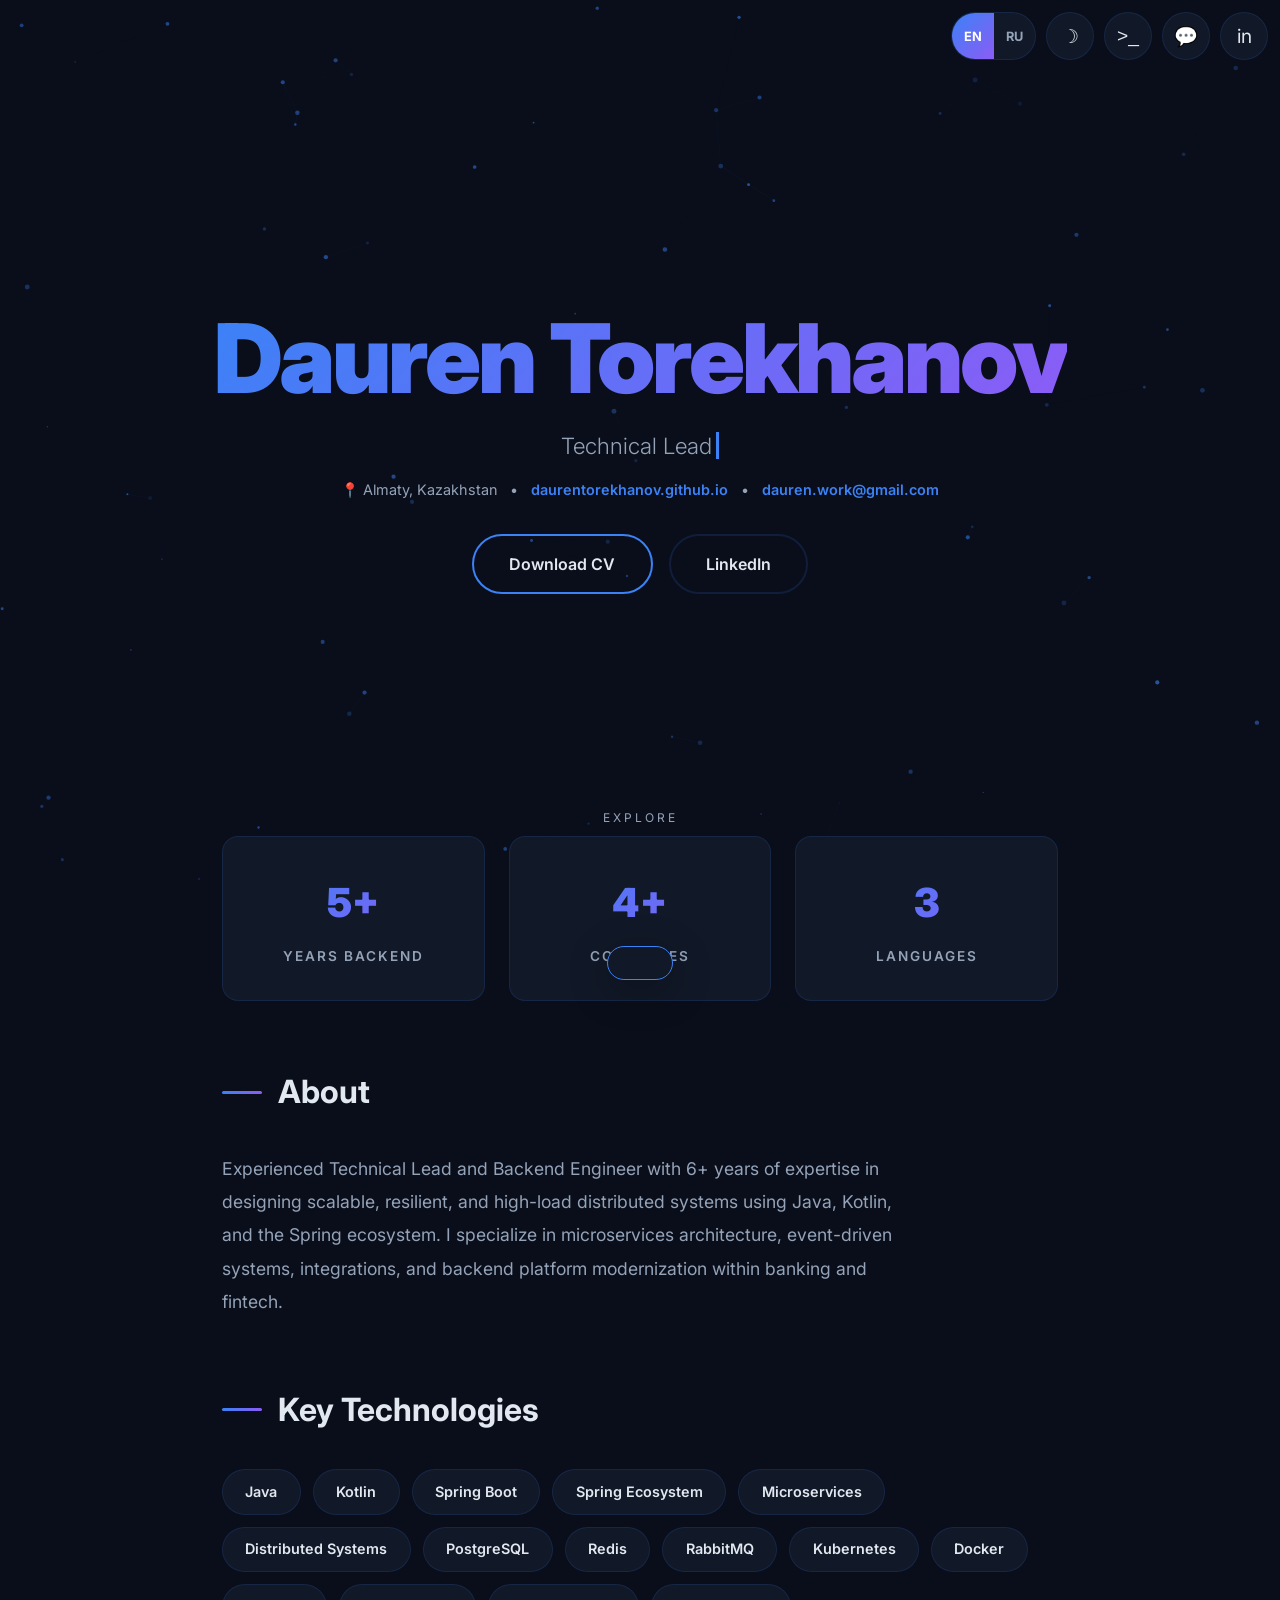
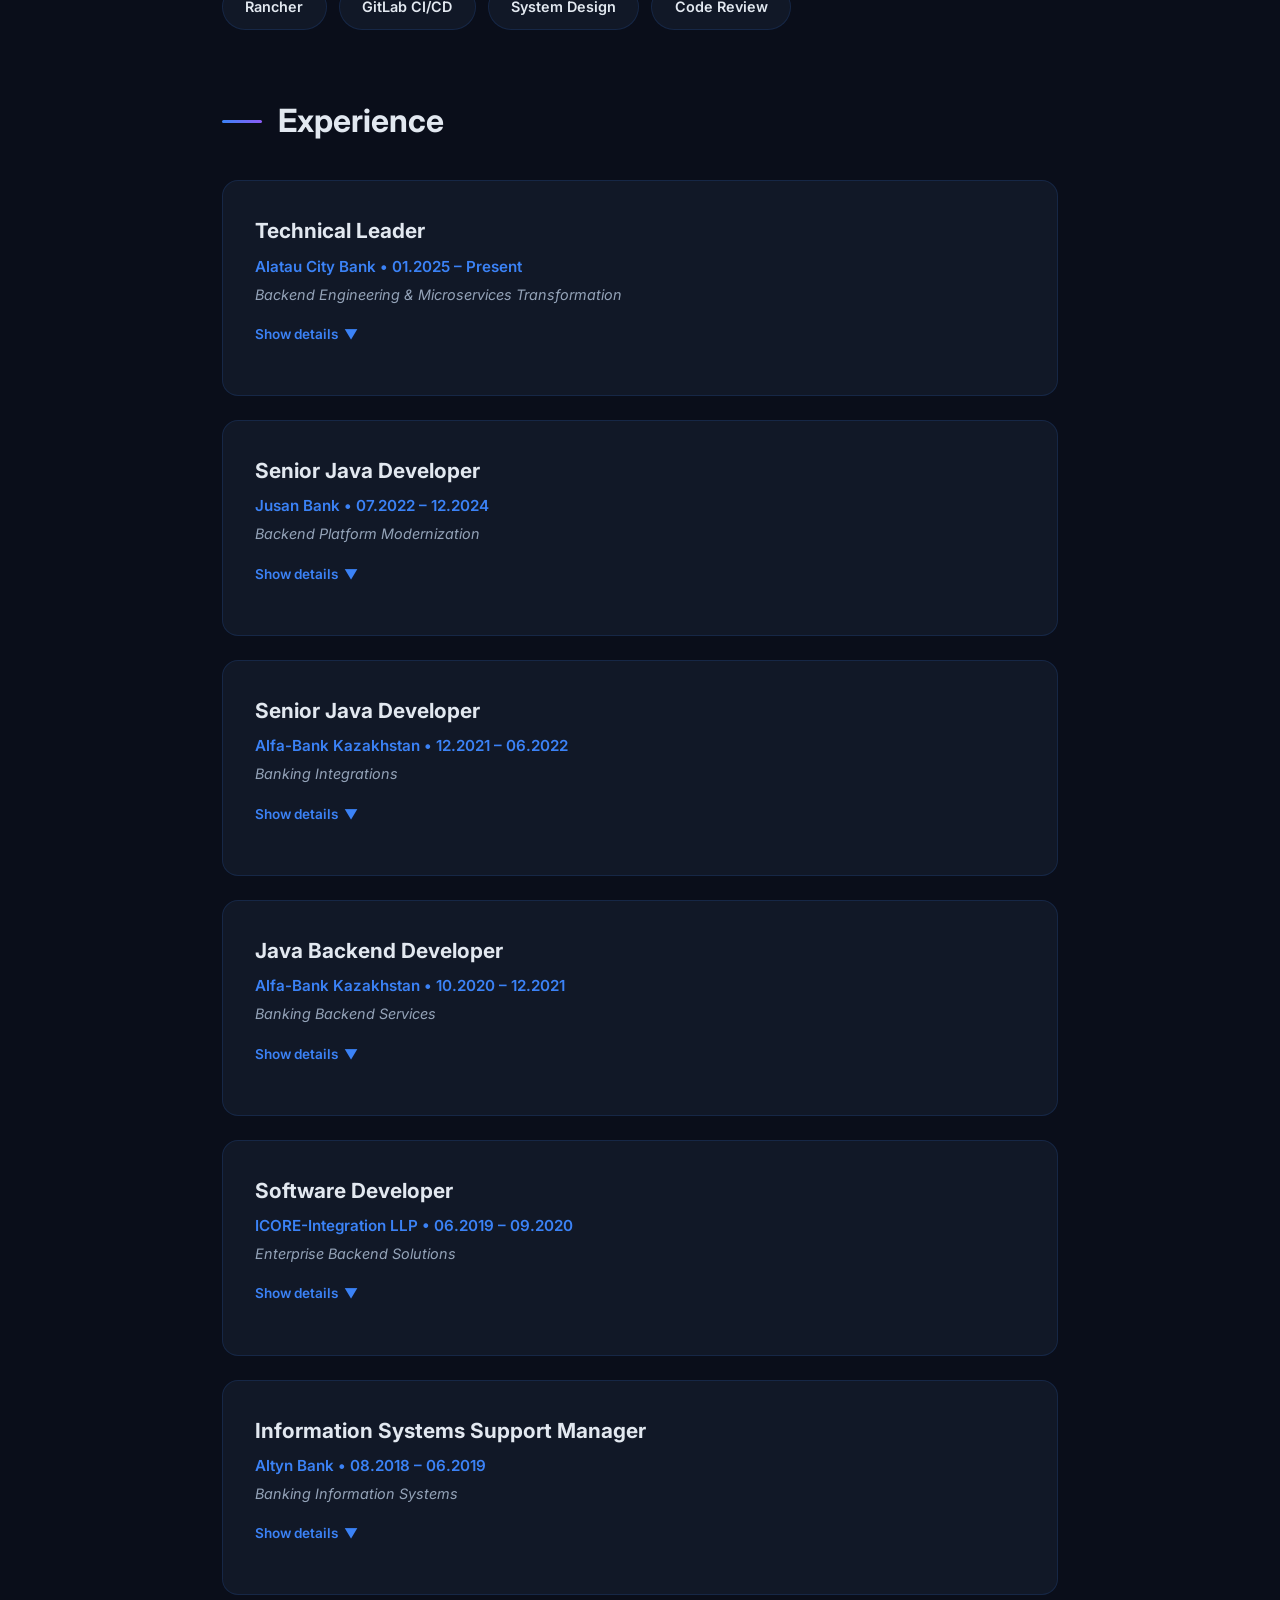
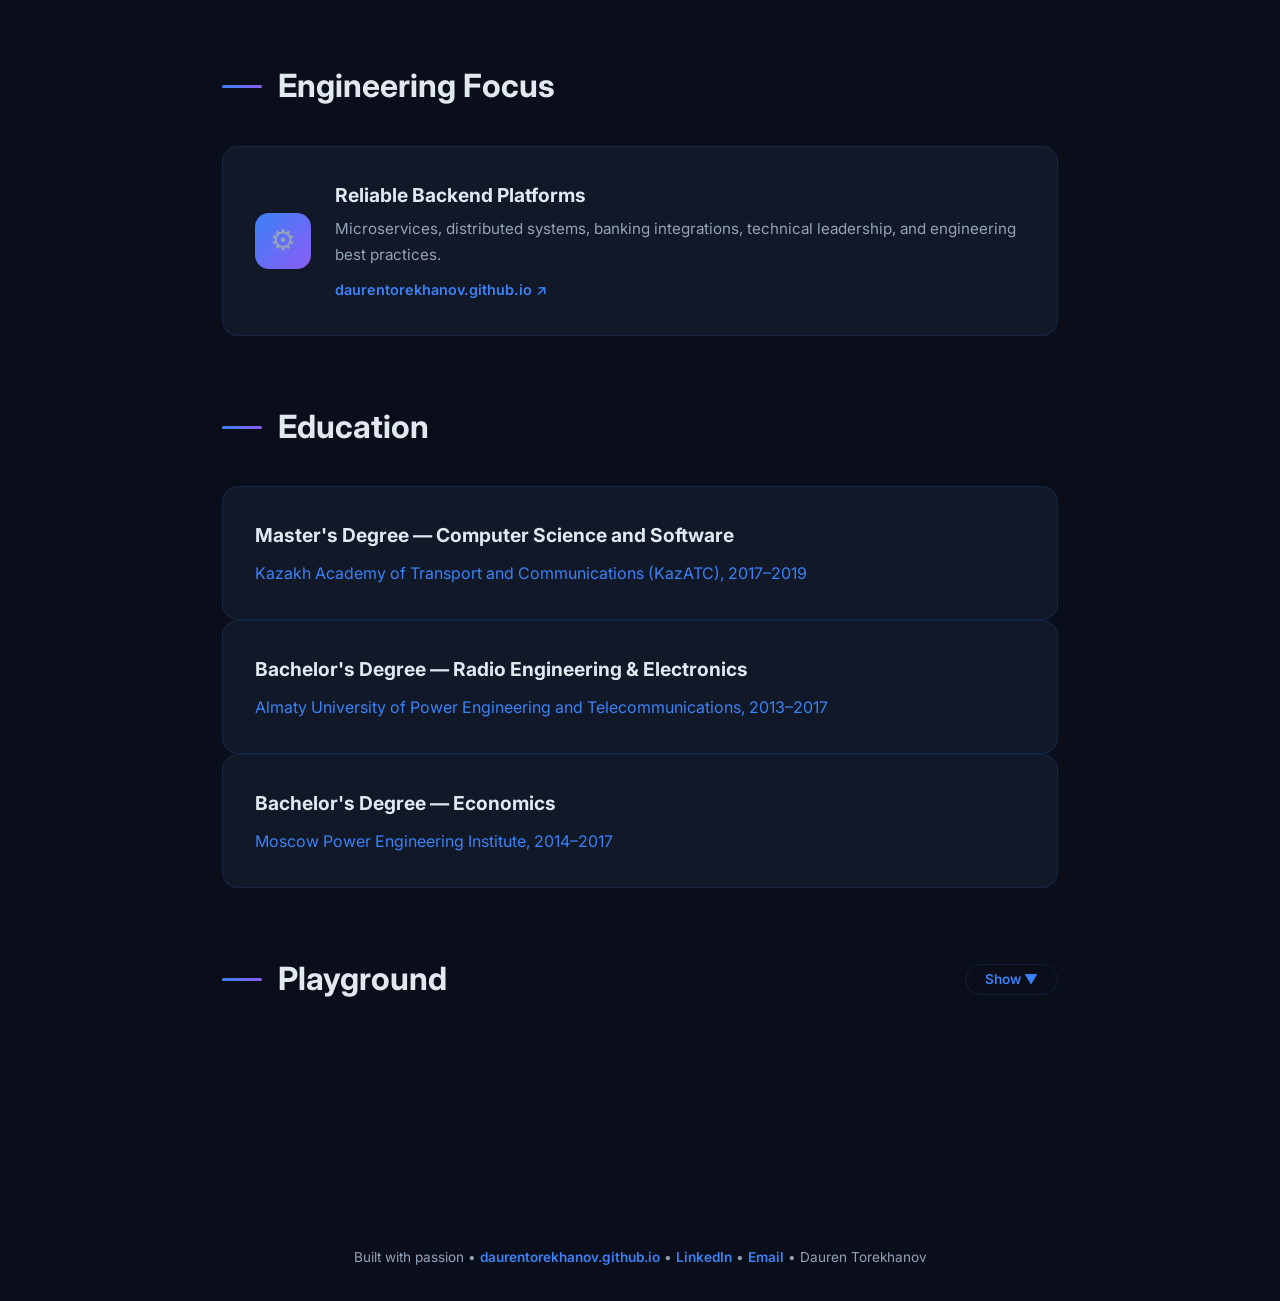
<file: classic.html>
<!DOCTYPE html>
<html lang="en" data-theme="dark">
<head>
    <meta charset="UTF-8" />
    <meta name="viewport" content="width=device-width, initial-scale=1.0" />
    <title>Dauren Torekhanov | Technical Lead / Senior Backend Engineer</title>
    <link href="https://fonts.googleapis.com/css2?family=Inter:wght@300;400;600;700;900&family=JetBrains+Mono:wght@400;700&display=swap" rel="stylesheet">
    <style>
        *, *::before, *::after { box-sizing: border-box; margin: 0; padding: 0; }

        :root {
            --primary: #0f172a;
            --accent: #3b82f6;
            --accent-glow: rgba(59, 130, 246, 0.4);
            --text-main: #94a3b8;
            --text-bright: #e2e8f0;
            --bg: #0a0e1a;
            --bg-card: #111827;
            --bg-card-hover: #1e293b;
            --border: rgba(59, 130, 246, 0.15);
            --gradient-1: #3b82f6;
            --gradient-2: #8b5cf6;
            --gradient-3: #06b6d4;
        }

        [data-theme="light"] {
            --accent-glow: rgba(59, 130, 246, 0.2);
            --text-main: #475569;
            --text-bright: #1e293b;
            --bg: #f1f5f9;
            --bg-card: #ffffff;
            --bg-card-hover: #f8fafc;
            --border: rgba(59, 130, 246, 0.2);
        }

        body {
            font-family: 'Inter', sans-serif;
            background: var(--bg);
            color: var(--text-main);
            line-height: 1.7;
            overflow-x: hidden;
            transition: background 0.6s ease, color 0.6s ease;
        }

        /* Floating nav */
        .floating-nav {
            position: fixed;
            top: 20px; right: 20px;
            z-index: 1000;
            display: flex;
            gap: 10px;
        }
        .nav-btn {
            width: 48px; height: 48px;
            border-radius: 50%;
            border: 1px solid var(--border);
            background: var(--bg-card);
            color: var(--text-bright);
            font-size: 1.2rem;
            cursor: pointer;
            display: flex; align-items: center; justify-content: center;
            transition: all 0.3s ease;
            position: relative; overflow: hidden;
            text-decoration: none;
        }
        .nav-btn::before {
            content: '';
            position: absolute; inset: 0;
            background: linear-gradient(135deg, var(--gradient-1), var(--gradient-2));
            opacity: 0; transition: opacity 0.3s; border-radius: 50%;
        }
        .nav-btn:hover::before { opacity: 1; }
        .nav-btn:hover { transform: scale(1.15); border-color: transparent; box-shadow: 0 0 25px var(--accent-glow); }
        .nav-btn span { position: relative; z-index: 1; }
        .lang-switch {
            display: flex;
            border: 1px solid var(--border);
            border-radius: 999px;
            background: var(--bg-card);
            overflow: hidden;
            height: 48px;
            align-items: stretch;
        }
        .lang-btn {
            border: 0;
            background: transparent;
            color: var(--text);
            padding: 0 12px;
            font: 700 0.8rem 'Inter', sans-serif;
            cursor: pointer;
            transition: all 0.25s ease;
        }
        .lang-btn.active {
            background: linear-gradient(135deg, var(--gradient-1), var(--gradient-2));
            color: #fff;
        }

        /* Particle canvas */
        #particles-canvas {
            position: fixed; top: 0; left: 0;
            width: 100%; height: 100%;
            z-index: 0; pointer-events: none;
        }

        /* Hero */
        .hero {
            position: relative;
            min-height: 100vh;
            display: flex; align-items: center; justify-content: center; flex-direction: column;
            text-align: center; padding: 2rem; z-index: 1;
        }
        .hero-name {
            font-size: clamp(3rem, 8vw, 6rem);
            font-weight: 900; letter-spacing: -3px;
            background: linear-gradient(135deg, var(--gradient-1), var(--gradient-2), var(--gradient-3));
            background-size: 200% 200%;
            -webkit-background-clip: text; -webkit-text-fill-color: transparent; background-clip: text;
            animation: gradientShift 4s ease infinite; line-height: 1.1;
        }
        @keyframes gradientShift {
            0%, 100% { background-position: 0% 50%; }
            50% { background-position: 100% 50%; }
        }
        .hero-title {
            font-size: clamp(1rem, 2.5vw, 1.4rem);
            color: var(--text-main); margin-top: 1rem; font-weight: 300;
            opacity: 0; animation: fadeUp 1s ease 0.5s forwards;
        }
        .hero-title .typed-cursor {
            display: inline-block; width: 3px; height: 1.2em;
            background: var(--accent); margin-left: 4px;
            vertical-align: text-bottom; animation: blink 1s step-end infinite;
        }
        @keyframes blink { 50% { opacity: 0; } }
        @keyframes fadeUp {
            from { opacity: 0; transform: translateY(20px); }
            to   { opacity: 1; transform: translateY(0); }
        }
        .hero-meta {
            margin-top: 0.8rem;
            font-size: 0.9rem; color: var(--text-main);
            display: flex; align-items: center; gap: 0.8rem; flex-wrap: wrap; justify-content: center;
            opacity: 0; animation: fadeUp 1s ease 0.8s forwards;
        }
        .hero-meta a { color: var(--accent); text-decoration: none; font-weight: 600; }
        .hero-meta a:hover { text-decoration: underline; }
        .hero-cta {
            margin-top: 2rem; display: flex; gap: 1rem; flex-wrap: wrap; justify-content: center;
            opacity: 0; animation: fadeUp 1s ease 1s forwards;
        }
        .cta-btn {
            display: inline-block; padding: 0.9rem 2.2rem;
            border-radius: 50px; border: 2px solid var(--accent);
            background: transparent; color: var(--text-bright);
            font-family: 'Inter', sans-serif; font-size: 1rem; font-weight: 600;
            text-decoration: none; cursor: pointer;
            transition: all 0.3s ease; position: relative; overflow: hidden;
        }
        .cta-btn::before {
            content: ''; position: absolute; inset: 0;
            background: linear-gradient(135deg, var(--gradient-1), var(--gradient-2));
            opacity: 0; transition: opacity 0.3s;
        }
        .cta-btn:hover::before { opacity: 1; }
        .cta-btn:hover { border-color: transparent; transform: scale(1.08); box-shadow: 0 5px 30px var(--accent-glow); color: white; }
        .cta-btn span { position: relative; z-index: 1; }
        .cta-btn small { opacity: 0.7; font-size: 0.75em; margin-left: 4px; }
        .cta-btn.secondary { border-color: var(--border); }

        .scroll-indicator {
            position: absolute; bottom: 40px;
            display: flex; flex-direction: column; align-items: center; gap: 8px;
            opacity: 0; animation: fadeUp 1s ease 1.5s forwards;
        }
        .scroll-indicator span {
            font-size: 0.75rem; text-transform: uppercase; letter-spacing: 3px; color: var(--text-main);
        }
        .scroll-arrow {
            width: 24px; height: 24px;
            border-right: 2px solid var(--accent); border-bottom: 2px solid var(--accent);
            transform: rotate(45deg); animation: scrollBounce 2s ease infinite;
        }
        @keyframes scrollBounce {
            0%, 100% { transform: rotate(45deg) translate(0, 0); opacity: 0.3; }
            50%       { transform: rotate(45deg) translate(5px, 5px); opacity: 1; }
        }

        /* Stats bar */
        .stats-bar {
            display: grid; grid-template-columns: repeat(auto-fit, minmax(200px, 1fr));
            gap: 1.5rem; max-width: 900px;
            margin: -4rem auto 4rem; padding: 0 2rem;
            position: relative; z-index: 2;
        }
        .stat-card {
            background: var(--bg-card); border: 1px solid var(--border);
            border-radius: 16px; padding: 2rem; text-align: center;
            transition: all 0.4s cubic-bezier(0.175, 0.885, 0.32, 1.275);
            position: relative; overflow: hidden;
        }
        .stat-card::after {
            content: ''; position: absolute; inset: 0;
            background: radial-gradient(circle at var(--mouse-x, 50%) var(--mouse-y, 50%), var(--accent-glow) 0%, transparent 60%);
            opacity: 0; transition: opacity 0.3s;
        }
        .stat-card:hover::after { opacity: 1; }
        .stat-card:hover { transform: translateY(-8px) scale(1.02); border-color: var(--accent); box-shadow: 0 20px 40px rgba(0,0,0,0.3); }
        .stat-number {
            font-size: 2.5rem; font-weight: 900;
            background: linear-gradient(135deg, var(--gradient-1), var(--gradient-2));
            -webkit-background-clip: text; -webkit-text-fill-color: transparent; background-clip: text;
            position: relative; z-index: 1;
        }
        .stat-label {
            font-size: 0.85rem; color: var(--text-main); margin-top: 0.5rem;
            text-transform: uppercase; letter-spacing: 2px; font-weight: 600;
            position: relative; z-index: 1;
        }

        /* Sections */
        .content { max-width: 900px; margin: 0 auto; padding: 0 2rem 6rem; position: relative; z-index: 2; }
        .section {
            margin-bottom: 4rem; opacity: 0; transform: translateY(40px);
            transition: all 0.8s cubic-bezier(0.16, 1, 0.3, 1);
        }
        .section.visible { opacity: 1; transform: translateY(0); }
        .section-title {
            font-size: 2rem; font-weight: 700; color: var(--text-bright);
            margin-bottom: 2rem; display: flex; align-items: center; gap: 1rem;
        }
        .section-title::before {
            content: ''; width: 40px; height: 3px; flex-shrink: 0;
            background: linear-gradient(90deg, var(--gradient-1), var(--gradient-2)); border-radius: 2px;
        }
        .section-text { font-size: 1.1rem; line-height: 1.9; max-width: 700px; }
        .section-text a { color: var(--accent); text-decoration: none; font-weight: 600; }
        .section-text a:hover { text-decoration: underline; }

        /* Skills */
        .skills-grid { display: flex; flex-wrap: wrap; gap: 12px; }
        .skill-tag {
            padding: 0.6rem 1.4rem; border-radius: 50px; font-size: 0.9rem; font-weight: 600;
            border: 1px solid var(--border); background: var(--bg-card); color: var(--text-bright);
            cursor: pointer; transition: all 0.3s ease; position: relative; overflow: hidden; user-select: none;
        }
        .skill-tag::before {
            content: ''; position: absolute; inset: 0;
            background: linear-gradient(135deg, var(--gradient-1), var(--gradient-2));
            opacity: 0; transition: opacity 0.3s; border-radius: 50px;
        }
        .skill-tag:hover::before { opacity: 1; }
        .skill-tag:hover { transform: scale(1.1); border-color: transparent; box-shadow: 0 5px 20px var(--accent-glow); color: white; }
        .skill-tag span { position: relative; z-index: 1; }
        .skill-tag.clicked { animation: tagPop 0.6s ease; }
        @keyframes tagPop {
            0% { transform: scale(1); } 30% { transform: scale(1.3); }
            60% { transform: scale(0.95); } 100% { transform: scale(1.1); }
        }

        /* Experience cards */
        .exp-card {
            background: var(--bg-card); border: 1px solid var(--border);
            border-radius: 16px; padding: 2rem; margin-bottom: 1.5rem;
            transition: all 0.4s ease; position: relative; overflow: hidden;
        }
        .exp-card::before {
            content: ''; position: absolute; top: 0; left: 0;
            width: 4px; height: 100%;
            background: linear-gradient(180deg, var(--gradient-1), var(--gradient-2));
            transform: scaleY(0); transform-origin: top; transition: transform 0.5s ease;
        }
        .exp-card:hover::before { transform: scaleY(1); }
        .exp-card:hover { border-color: var(--accent); transform: translateX(8px); box-shadow: 0 10px 40px rgba(0,0,0,0.2); }
        .exp-role { font-size: 1.3rem; font-weight: 700; color: var(--text-bright); }
        .exp-company { color: var(--accent); font-weight: 600; font-size: 0.95rem; margin-top: 0.3rem; }
        .exp-subtitle { color: var(--text-main); font-size: 0.9rem; margin-top: 0.2rem; font-style: italic; }
        .exp-details { margin-top: 1rem; max-height: 0; overflow: hidden; transition: max-height 0.5s cubic-bezier(0.16, 1, 0.3, 1); }
        .exp-card.open .exp-details { max-height: 500px; }
        .exp-toggle {
            display: inline-flex; align-items: center; gap: 6px;
            margin-top: 1rem; font-size: 0.85rem; color: var(--accent);
            font-weight: 600; cursor: pointer; user-select: none;
        }
        .exp-toggle-arrow { display: inline-block; transition: transform 0.3s ease; }
        .exp-card.open .exp-toggle-arrow { transform: rotate(180deg); }
        .impact-item { padding: 0.6rem 0; border-bottom: 1px solid var(--border); font-size: 0.95rem; }
        .impact-item:last-child { border-bottom: none; }
        .impact-item strong { color: var(--accent); }

        /* Ventures */
        .venture-card {
            background: var(--bg-card); border: 1px solid var(--border);
            border-radius: 16px; padding: 2rem;
            display: flex; align-items: center; gap: 1.5rem;
            transition: all 0.3s ease;
        }
        .venture-card:hover { border-color: var(--accent); box-shadow: 0 10px 30px rgba(0,0,0,0.2); }
        .venture-icon {
            font-size: 1.8rem; width: 56px; height: 56px;
            display: flex; align-items: center; justify-content: center;
            background: linear-gradient(135deg, var(--gradient-1), var(--gradient-2));
            border-radius: 14px; flex-shrink: 0;
        }
        .venture-name { font-size: 1.2rem; font-weight: 700; color: var(--text-bright); }
        .venture-desc { color: var(--text-main); font-size: 0.95rem; margin-top: 0.3rem; }
        .venture-link {
            display: inline-flex; align-items: center; gap: 4px;
            margin-top: 0.6rem; color: var(--accent); text-decoration: none;
            font-weight: 600; font-size: 0.9rem;
            border-bottom: 1px solid transparent; transition: border-color 0.2s ease;
        }
        .venture-link:hover { border-bottom-color: var(--accent); }

        /* Fun zone */
        .fun-zone {
            background: var(--bg-card); border: 1px solid var(--border);
            border-radius: 16px; padding: 2.5rem; text-align: center;
        }
        .fun-zone h3 { font-size: 1.5rem; color: var(--text-bright); margin-bottom: 1.5rem; }
        .fun-buttons { display: flex; flex-wrap: wrap; gap: 12px; justify-content: center; }
        .fun-btn {
            padding: 0.8rem 1.8rem; border-radius: 50px;
            border: 2px solid var(--accent); background: transparent; color: var(--text-bright);
            font-family: 'Inter', sans-serif; font-size: 0.95rem; font-weight: 600;
            cursor: pointer; transition: all 0.3s ease; position: relative; overflow: hidden;
        }
        .fun-btn::before {
            content: ''; position: absolute; inset: 0;
            background: linear-gradient(135deg, var(--gradient-1), var(--gradient-2), var(--gradient-3));
            opacity: 0; transition: opacity 0.3s;
        }
        .fun-btn:hover::before { opacity: 1; }
        .fun-btn:hover { border-color: transparent; transform: scale(1.08); box-shadow: 0 5px 30px var(--accent-glow); color: white; }
        .fun-btn:active { transform: scale(0.95); }
        .fun-btn span { position: relative; z-index: 1; }

        /* Playground toggle */
        .playground-toggle-btn {
            display: inline-flex; align-items: center; gap: 8px;
            padding: 0.4rem 1.2rem; border-radius: 50px;
            border: 1px solid var(--border); background: transparent;
            color: var(--accent); font-family: 'Inter', sans-serif;
            font-size: 0.85rem; font-weight: 600; cursor: pointer;
            transition: all 0.3s ease; margin-left: auto;
        }
        .playground-toggle-btn:hover { border-color: var(--accent); background: var(--bg-card); }
        .playground-toggle-arrow { display: inline-block; transition: transform 0.3s ease; font-size: 0.75rem; }
        .playground-toggle-btn.open .playground-toggle-arrow { transform: rotate(180deg); }
        .playground-content { max-height: 0; overflow: hidden; transition: max-height 0.6s cubic-bezier(0.16, 1, 0.3, 1); }
        .playground-content.open { max-height: 800px; }

        /* Terminal */
        .terminal-overlay {
            position: fixed; inset: 0; background: rgba(0,0,0,0.8);
            backdrop-filter: blur(10px); z-index: 10000;
            display: flex; align-items: center; justify-content: center;
            opacity: 0; pointer-events: none; transition: opacity 0.3s ease;
        }
        .terminal-overlay.open { opacity: 1; pointer-events: all; }
        .terminal {
            width: 600px; max-width: 90vw; background: #1a1b26;
            border-radius: 12px; overflow: hidden;
            box-shadow: 0 25px 60px rgba(0,0,0,0.5);
            transform: scale(0.9) translateY(20px);
            transition: transform 0.4s cubic-bezier(0.16, 1, 0.3, 1);
        }
        .terminal-overlay.open .terminal { transform: scale(1) translateY(0); }
        .terminal-bar { background: #24283b; padding: 12px 16px; display: flex; align-items: center; gap: 8px; }
        .terminal-dot { width: 12px; height: 12px; border-radius: 50%; }
        .terminal-dot.red { background: #f7768e; }
        .terminal-dot.yellow { background: #e0af68; }
        .terminal-dot.green { background: #9ece6a; }
        .terminal-title { flex: 1; text-align: center; font-family: 'JetBrains Mono', monospace; font-size: 0.8rem; color: #565f89; }
        .terminal-body {
            padding: 1.5rem; font-family: 'JetBrains Mono', monospace;
            font-size: 0.85rem; color: #a9b1d6; max-height: 400px; overflow-y: auto;
        }
        .terminal-body .line { margin-bottom: 0.5rem; }
        .terminal-body .prompt { color: #9ece6a; }
        .terminal-body .accent { color: #7aa2f7; }
        .terminal-body .warn { color: #e0af68; }
        .terminal-input-line { display: flex; align-items: center; gap: 8px; margin-top: 0.5rem; }
        .terminal-input {
            background: transparent; border: none; outline: none;
            color: #a9b1d6; font-family: 'JetBrains Mono', monospace;
            font-size: 0.85rem; flex: 1; caret-color: #7aa2f7;
        }

        /* Canvases */
        #confetti-canvas { position: fixed; top: 0; left: 0; width: 100%; height: 100%; z-index: 9999; pointer-events: none; }

        /* Ripple */
        .ripple {
            position: fixed; border-radius: 50%;
            background: radial-gradient(circle, var(--accent-glow) 0%, transparent 70%);
            pointer-events: none; z-index: 9998;
            animation: rippleAnim 0.6s ease-out forwards;
        }
        @keyframes rippleAnim {
            from { width: 0; height: 0; opacity: 1; }
            to   { width: 200px; height: 200px; opacity: 0; }
        }

        /* Gravity */
        .gravity-zone {
            width: 100%; height: 300px; border: 1px solid var(--border);
            border-radius: 16px; background: var(--bg-card);
            position: relative; overflow: hidden; margin-top: 1.5rem; cursor: crosshair;
        }
        .gravity-ball { position: absolute; border-radius: 50%; }

        /* Education */
        .edu-card {
            background: var(--bg-card); border: 1px solid var(--border);
            border-radius: 16px; padding: 2rem; transition: all 0.3s ease;
        }
        .edu-card:hover { border-color: var(--accent); box-shadow: 0 10px 30px rgba(0,0,0,0.2); }
        .edu-degree { font-size: 1.2rem; font-weight: 700; color: var(--text-bright); }
        .edu-school { color: var(--accent); margin-top: 0.5rem; }

        /* Footer */
        footer {
            text-align: center; padding: 3rem 2rem;
            position: relative; z-index: 2;
            color: var(--text-main); font-size: 0.85rem;
        }
        footer a { color: var(--accent); text-decoration: none; font-weight: 600; }
        footer a:hover { text-decoration: underline; }

        /* Toast */
        .toast {
            position: fixed; bottom: 30px; left: 50%;
            transform: translateX(-50%) translateY(100px);
            background: var(--bg-card); border: 1px solid var(--accent);
            color: var(--text-bright); padding: 1rem 2rem;
            border-radius: 50px; font-size: 0.9rem; font-weight: 600;
            z-index: 10001; transition: transform 0.4s cubic-bezier(0.16, 1, 0.3, 1);
            box-shadow: 0 10px 40px rgba(0,0,0,0.3); pointer-events: none;
        }
        .toast.show { transform: translateX(-50%) translateY(0); }

        /* Geo greeting */
        .geo-greeting {
            font-size: 1rem; font-weight: 600; color: var(--text-bright);
            background: var(--bg-card); border: 1px solid var(--border);
            padding: 0.6rem 1.6rem; border-radius: 50px; margin-bottom: 1.5rem;
            opacity: 0; transform: translateY(-10px);
            transition: all 0.6s cubic-bezier(0.16, 1, 0.3, 1); display: none;
        }
        .geo-greeting.visible { opacity: 1; transform: translateY(0); display: inline-block; }

        /* ===== MOBILE ===== */
        @media (max-width: 768px) {
            .hero { padding: 2rem 1.5rem; min-height: 100svh; }
            .hero-name { font-size: clamp(2.2rem, 10vw, 3.5rem); letter-spacing: -1px; }
            .hero-title { font-size: 1rem; }
            .hero-meta { font-size: 0.8rem; gap: 0.5rem; }
            .geo-greeting { font-size: 0.85rem; padding: 0.5rem 1.2rem; margin-bottom: 1rem; }
            .stats-bar { grid-template-columns: repeat(2, 1fr); gap: 1rem; margin: -2rem auto 2rem; padding: 0 1rem; }
            .stat-card { padding: 1.2rem; border-radius: 12px; }
            .stat-number { font-size: 2rem; }
            .stat-label { font-size: 0.7rem; letter-spacing: 1px; }
            .content { padding: 0 1rem 4rem; }
            .section { margin-bottom: 3rem; }
            .section-title { font-size: 1.5rem; gap: 0.7rem; margin-bottom: 1.5rem; }
            .section-title::before { width: 25px; }
            .section-text { font-size: 1rem; line-height: 1.8; }
            .skills-grid { gap: 8px; }
            .skill-tag { padding: 0.5rem 1rem; font-size: 0.8rem; }
            .exp-card { padding: 1.5rem; border-radius: 12px; margin-bottom: 1rem; }
            .exp-card:hover { transform: none; }
            .exp-role { font-size: 1.1rem; }
            .exp-company { font-size: 0.85rem; }
            .fun-zone { padding: 1.5rem; }
            .fun-zone h3 { font-size: 1.2rem; margin-bottom: 1rem; }
            .fun-buttons { gap: 8px; }
            .fun-btn { padding: 0.6rem 1.2rem; font-size: 0.85rem; }
            .fun-btn:hover { transform: none; }
            .fun-btn:active { transform: scale(0.95); background: var(--accent); border-color: var(--accent); }
            .gravity-zone { height: 220px; }
            .terminal { max-width: 95vw; }
            .terminal-body { font-size: 0.75rem; padding: 1rem; max-height: 300px; }
            .terminal-input { font-size: 0.8rem; }
            .edu-card { padding: 1.5rem; }
            .venture-card { flex-direction: column; align-items: flex-start; gap: 1rem; }
            .floating-nav { top: 12px; right: 12px; gap: 8px; }
            .nav-btn { width: 42px; height: 42px; font-size: 1rem; }
            .lang-switch { height: 42px; }
            .lang-btn { padding: 0 9px; font-size: 0.72rem; }
            .cta-btn { padding: 0.75rem 1.8rem; font-size: 0.9rem; }
            .scroll-indicator { bottom: 24px; }
            .toast { font-size: 0.8rem; padding: 0.8rem 1.4rem; }
            footer { padding: 2rem 1rem; font-size: 0.8rem; }
        }

        @media (max-width: 420px) {
            .hero { padding: 1.5rem 1rem; }
            .hero-name { font-size: 2rem; letter-spacing: -0.5px; }
            .hero-title { font-size: 0.9rem; margin-top: 0.7rem; }
            .geo-greeting { font-size: 0.75rem; padding: 0.4rem 1rem; }
            .stats-bar { grid-template-columns: repeat(2, 1fr); gap: 0.6rem; padding: 0 0.75rem; margin: -1.5rem auto 1.5rem; }
            .stat-card { padding: 1rem 0.5rem; }
            .stat-number { font-size: 1.6rem; }
            .stat-label { font-size: 0.6rem; letter-spacing: 0.5px; }
            .content { padding: 0 0.75rem 3rem; }
            .section { margin-bottom: 2rem; }
            .section-title { font-size: 1.25rem; gap: 0.5rem; margin-bottom: 1rem; }
            .section-title::before { width: 20px; height: 2px; }
            .section-text { font-size: 0.9rem; }
            .skills-grid { gap: 6px; }
            .skill-tag { padding: 0.4rem 0.8rem; font-size: 0.75rem; }
            .exp-card { padding: 1.2rem; }
            .exp-role { font-size: 1rem; }
            .exp-company { font-size: 0.8rem; }
            .exp-subtitle { font-size: 0.8rem; }
            .exp-toggle { font-size: 0.8rem; }
            .impact-item { font-size: 0.85rem; }
            .fun-zone { padding: 1.2rem; }
            .fun-zone h3 { font-size: 1.1rem; }
            .fun-buttons { gap: 6px; }
            .fun-btn { padding: 0.5rem 1rem; font-size: 0.8rem; border-width: 1.5px; }
            .gravity-zone { height: 180px; }
            .terminal-body { font-size: 0.7rem; padding: 0.8rem; max-height: 250px; }
            .terminal-input { font-size: 0.75rem; }
            .terminal-bar { padding: 10px 12px; }
            .terminal-dot { width: 10px; height: 10px; }
            .floating-nav { top: 8px; right: 8px; gap: 6px; }
            .nav-btn { width: 38px; height: 38px; font-size: 0.9rem; }
            .lang-switch { height: 38px; }
            .lang-btn { padding: 0 8px; font-size: 0.68rem; }
            .cta-btn { padding: 0.65rem 1.5rem; font-size: 0.85rem; }
            .cta-btn small { display: block; font-size: 0.65em; margin-left: 0; margin-top: 2px; }
            .toast { font-size: 0.75rem; padding: 0.7rem 1.2rem; bottom: 16px; }
        }

        @media (hover: none) {
            .skill-tag:active::before { opacity: 1; }
            .skill-tag:active { transform: scale(1.05); border-color: transparent; color: white; }
            .exp-card:active { border-color: var(--accent); }
            .exp-card:active::before { transform: scaleY(1); }
            .stat-card:active { transform: translateY(-4px); border-color: var(--accent); }
            .nav-btn:active::before { opacity: 1; }
            .nav-btn:active { transform: scale(1.1); border-color: transparent; }
            .fun-btn:active::before { opacity: 1; }
            .fun-btn:active { border-color: transparent; color: white; }
            .cta-btn:active::before { opacity: 1; }
            .cta-btn:active { border-color: transparent; color: white; }
        }

        @supports (padding: env(safe-area-inset-bottom)) {
            footer { padding-bottom: calc(2rem + env(safe-area-inset-bottom)); }
            .toast { bottom: calc(20px + env(safe-area-inset-bottom)); }
            .floating-nav { top: calc(12px + env(safe-area-inset-top)); right: calc(12px + env(safe-area-inset-right)); }
        }

        @media (max-height: 500px) and (orientation: landscape) {
            .hero { min-height: auto; padding: 3rem 2rem; }
            .scroll-indicator { display: none; }
            .stats-bar { margin-top: 2rem; }
        }
    </style>
</head>
<body>

<canvas id="particles-canvas"></canvas>
<canvas id="confetti-canvas"></canvas>

<!-- Floating navigation -->
<nav class="floating-nav">
    <div class="lang-switch" aria-label="Language">
        <button class="lang-btn active" type="button" data-lang="en">EN</button>
        <button class="lang-btn" type="button" data-lang="ru">RU</button>
    </div>
    <button class="nav-btn" id="themeToggle" title="Toggle theme"><span id="themeIcon">&#9789;</span></button>
    <button class="nav-btn" id="terminalBtn" title="Open terminal (Ctrl+`)"><span>&gt;_</span></button>
    <a class="nav-btn" href="index.html" title="Chat mode" id="chatModeLink"><span>💬</span></a>
    <a class="nav-btn" href="https://linkedin.com/in/torekhanov-dauren" target="_blank" rel="noopener noreferrer" title="LinkedIn"><span>in</span></a>
</nav>

<!-- Hero -->
<section class="hero">
    <div class="geo-greeting" id="geoGreeting"></div>
    <h1 class="hero-name" id="heroName">Dauren Torekhanov</h1>
    <div class="hero-title">
        <span id="typedText"></span><span class="typed-cursor"></span>
    </div>
    <div class="hero-meta">
        <span id="heroLocation">&#128205; Almaty, Kazakhstan</span>
        <span>&bull;</span>
        <a href="https://daurentorekhanov.github.io" target="_blank" rel="noopener">daurentorekhanov.github.io</a>
        <span>&bull;</span>
        <a href="mailto:dauren.work@gmail.com">dauren.work@gmail.com</a>
    </div>
    <div class="hero-cta">
        <a href="files/Dauren%20Torekhanov%20EN.pdf" class="cta-btn" id="cvDownloadBtn" download>
            <span id="cvDownloadText">Download CV</span>
        </a>
        <a href="https://linkedin.com/in/torekhanov-dauren" class="cta-btn secondary" target="_blank" rel="noopener noreferrer">
            <span id="linkedinText">LinkedIn</span>
        </a>
    </div>
    <div class="scroll-indicator">
        <span id="exploreText">Explore</span>
        <div class="scroll-arrow"></div>
    </div>
</section>

<!-- Stats -->
<div class="stats-bar">
    <div class="stat-card">
        <div class="stat-number" data-count="6" data-suffix="+">0</div>
        <div class="stat-label" id="statBackend">Years Backend</div>
    </div>
    <div class="stat-card">
        <div class="stat-number" data-count="5" data-suffix="+">0</div>
        <div class="stat-label" id="statCompanies">Companies</div>
    </div>
    <div class="stat-card">
        <div class="stat-number" data-count="3" data-suffix="">0</div>
        <div class="stat-label" id="statLanguages">Languages</div>
    </div>
</div>

<!-- Main content -->
<div class="content">

    <section class="section">
        <h2 class="section-title" id="aboutTitle">About</h2>
        <p class="section-text" id="aboutText">Experienced Technical Lead and Backend Engineer with 6+ years of expertise in designing scalable, resilient, and high-load distributed systems using Java, Kotlin, and the Spring ecosystem. I specialize in microservices architecture, event-driven systems, integrations, and backend platform modernization within banking and fintech.</p>
    </section>

    <section class="section">
        <h2 class="section-title" id="skillsTitle">Key Technologies</h2>
        <div class="skills-grid">
            <div class="skill-tag"><span>Java</span></div>
            <div class="skill-tag"><span>Kotlin</span></div>
            <div class="skill-tag"><span>Spring Boot</span></div>
            <div class="skill-tag"><span>Spring Ecosystem</span></div>
            <div class="skill-tag"><span>Microservices</span></div>
            <div class="skill-tag"><span>Distributed Systems</span></div>
            <div class="skill-tag"><span>PostgreSQL</span></div>
            <div class="skill-tag"><span>Redis</span></div>
            <div class="skill-tag"><span>RabbitMQ</span></div>
            <div class="skill-tag"><span>Kubernetes</span></div>
            <div class="skill-tag"><span>Docker</span></div>
            <div class="skill-tag"><span>Rancher</span></div>
            <div class="skill-tag"><span>GitLab CI/CD</span></div>
            <div class="skill-tag"><span>System Design</span></div>
            <div class="skill-tag"><span>Code Review</span></div>
        </div>
    </section>

    <section class="section">
        <h2 class="section-title" id="experienceTitle">Experience</h2>

        <div class="exp-card">
            <div class="exp-role">Technical Leader</div>
            <div class="exp-company">Alatau City Bank &bull; 01.2025 &ndash; Present</div>
            <div class="exp-subtitle" id="exp1Subtitle">Backend Engineering &amp; Microservices Transformation</div>
            <div class="exp-toggle" onclick="toggleCard(this)">
                Show details <span class="exp-toggle-arrow">&#9660;</span>
            </div>
            <div class="exp-details">
                <div class="impact-item" id="exp1Item1">Leading backend engineering initiatives and transformation from monolithic architecture to scalable microservices.</div>
                <div class="impact-item" id="exp1Item2">Defining architectural standards, service boundaries, and communication patterns.</div>
                <div class="impact-item" id="exp1Item3">Mentoring developers, conducting code reviews, and improving engineering best practices.</div>
            </div>
        </div>

        <div class="exp-card">
            <div class="exp-role">Senior Java Developer</div>
            <div class="exp-company">Jusan Bank &bull; 07.2022 &ndash; 12.2024</div>
            <div class="exp-subtitle" id="exp2Subtitle">Backend Platform Modernization</div>
            <div class="exp-toggle" onclick="toggleCard(this)">
                Show details <span class="exp-toggle-arrow">&#9660;</span>
            </div>
            <div class="exp-details">
                <div class="impact-item" id="exp2Item1">Developed microservices for core banking platforms using Java and Kotlin.</div>
                <div class="impact-item" id="exp2Item2">Integrated third-party systems with focus on reliability and maintainability.</div>
                <div class="impact-item" id="exp2Item3">Participated in gradual monolith decomposition into distributed services.</div>
            </div>
        </div>

        <div class="exp-card">
            <div class="exp-role">Senior Java Developer</div>
            <div class="exp-company">Alfa-Bank Kazakhstan &bull; 12.2021 &ndash; 06.2022</div>
            <div class="exp-subtitle" id="exp3Subtitle">Banking Integrations</div>
            <div class="exp-toggle" onclick="toggleCard(this)">
                Show details <span class="exp-toggle-arrow">&#9660;</span>
            </div>
            <div class="exp-details">
                <div class="impact-item" id="exp3Item1">Integrated external services into banking infrastructure.</div>
                <div class="impact-item" id="exp3Item2">Developed reusable backend microservices.</div>
                <div class="impact-item" id="exp3Item3">Contributed to backend reliability, scalability, and infrastructure automation.</div>
            </div>
        </div>

        <div class="exp-card">
            <div class="exp-role">Java Backend Developer</div>
            <div class="exp-company">Alfa-Bank Kazakhstan &bull; 10.2020 &ndash; 12.2021</div>
            <div class="exp-subtitle" id="exp4Subtitle">Banking Backend Services</div>
            <div class="exp-toggle" onclick="toggleCard(this)">
                Show details <span class="exp-toggle-arrow">&#9660;</span>
            </div>
            <div class="exp-details">
                <div class="impact-item" id="exp4Item1">Developed backend services for banking infrastructure.</div>
                <div class="impact-item" id="exp4Item2">Participated in CI/CD process improvements and deployment automation.</div>
                <div class="impact-item" id="exp4Item3">Worked with background and scheduled processing systems.</div>
            </div>
        </div>

        <div class="exp-card">
            <div class="exp-role">Software Developer</div>
            <div class="exp-company">ICORE-Integration LLP &bull; 06.2019 &ndash; 09.2020</div>
            <div class="exp-subtitle" id="exp5Subtitle">Enterprise Backend Solutions</div>
            <div class="exp-toggle" onclick="toggleCard(this)">
                Show details <span class="exp-toggle-arrow">&#9660;</span>
            </div>
            <div class="exp-details">
                <div class="impact-item" id="exp5Item1">Developed enterprise software solutions for industrial companies and banks.</div>
                <div class="impact-item" id="exp5Item2">Built backend services and integrations using Java and Spring.</div>
            </div>
        </div>

        <div class="exp-card">
            <div class="exp-role" id="exp6Role">Information Systems Support Manager</div>
            <div class="exp-company">Altyn Bank &bull; 08.2018 &ndash; 06.2019</div>
            <div class="exp-subtitle" id="exp6Subtitle">Banking Information Systems</div>
            <div class="exp-toggle" onclick="toggleCard(this)">
                Show details <span class="exp-toggle-arrow">&#9660;</span>
            </div>
            <div class="exp-details">
                <div class="impact-item" id="exp6Item1">Supported and maintained banking information systems.</div>
                <div class="impact-item" id="exp6Item2">Participated in operational monitoring and issue resolution.</div>
            </div>
        </div>
    </section>

    <section class="section">
        <h2 class="section-title" id="focusTitle">Engineering Focus</h2>
        <div class="venture-card">
            <div class="venture-icon">&#9881;</div>
            <div>
                <div class="venture-name" id="focusName">Reliable Backend Platforms</div>
                <div class="venture-desc" id="focusDesc">Microservices, distributed systems, banking integrations, technical leadership, and engineering best practices.</div>
                <a href="https://daurentorekhanov.github.io" class="venture-link" target="_blank" rel="noopener">daurentorekhanov.github.io &#8599;</a>
            </div>
        </div>
    </section>

    <section class="section">
        <h2 class="section-title" id="educationTitle">Education</h2>
        <div class="edu-card">
            <div class="edu-degree" id="edu1Degree">Master's Degree — Computer Science and Software</div>
            <div class="edu-school" id="edu1School">Kazakh Academy of Transport and Communications (KazATC), 2017–2019</div>
        </div>
        <div class="edu-card">
            <div class="edu-degree" id="edu2Degree">Bachelor's Degree — Radio Engineering &amp; Electronics</div>
            <div class="edu-school" id="edu2School">Almaty University of Power Engineering and Telecommunications, 2013–2017</div>
        </div>
        <div class="edu-card">
            <div class="edu-degree" id="edu3Degree">Bachelor's Degree — Economics</div>
            <div class="edu-school" id="edu3School">Moscow Power Engineering Institute, 2014–2017</div>
        </div>
    </section>

    <!-- Playground -->
    <section class="section">
        <h2 class="section-title">
            <span id="playgroundTitle">Playground</span>
            <button class="playground-toggle-btn" id="playgroundToggleBtn" onclick="togglePlayground()">
                Show &#9660;
            </button>
        </h2>
        <div class="playground-content" id="playgroundContent">
            <div class="fun-zone">
                <h3 id="playgroundHeading">Go ahead, push some buttons</h3>
                <div class="fun-buttons">
                    <button class="fun-btn" onclick="launchConfetti(event)"><span>Confetti!</span></button>
                    <button class="fun-btn" onclick="goGravity()"><span>Gravity Balls</span></button>
                    <button class="fun-btn" onclick="matrixRain()"><span>Matrix Rain</span></button>
                    <button class="fun-btn" onclick="shakeIt()"><span>Earthquake!</span></button>
                    <button class="fun-btn" onclick="invertColors()"><span>Invert World</span></button>
                    <button class="fun-btn" onclick="spawnFireworks()"><span>Fireworks</span></button>
                </div>
                <div class="gravity-zone" id="gravityZone" style="display:none;"></div>
            </div>
        </div>
    </section>
</div>

<!-- Terminal -->
<div class="terminal-overlay" id="terminalOverlay">
    <div class="terminal">
        <div class="terminal-bar">
            <div class="terminal-dot red"></div>
            <div class="terminal-dot yellow"></div>
            <div class="terminal-dot green"></div>
            <div class="terminal-title">dauren@torekhanov:~</div>
        </div>
        <div class="terminal-body" id="terminalBody">
            <div class="line" id="terminalWelcome"><span class="accent">Welcome to Dauren's terminal!</span></div>
            <div class="line" id="terminalHint">Type <span class="warn">help</span> to see available commands.</div>
        </div>
        <div class="terminal-input-line" style="padding: 0 1.5rem 1rem;">
            <span class="prompt" style="color:#9ece6a">$</span>
            <input type="text" class="terminal-input" id="terminalInput" autocomplete="off" spellcheck="false">
        </div>
    </div>
</div>

<div class="toast" id="toast"></div>

<footer>
    <span id="footerBuilt">Built with passion</span> &bull; <a href="https://daurentorekhanov.github.io" target="_blank" rel="noopener noreferrer">daurentorekhanov.github.io</a> &bull; <a href="https://linkedin.com/in/torekhanov-dauren" target="_blank" rel="noopener noreferrer">LinkedIn</a> &bull; <a href="mailto:dauren.work@gmail.com" id="footerEmail">Email</a> &bull; <span id="footerName">Dauren Torekhanov</span>
</footer>

<script>
// ===================== LOCALIZATION =====================
const CV = {
    en: 'files/Dauren%20Torekhanov%20EN.pdf',
    ru: 'files/Dauren%20Torekhanov%20RU.pdf',
};
let currentLang = new URLSearchParams(location.search).get('lang') === 'ru' ? 'ru' : 'en';
const titleSets = {
    en: ['Technical Lead', 'Senior Backend Engineer', 'Java / Kotlin Engineer', 'Banking Systems Engineer', 'Team Leader'],
    ru: ['Technical Lead', 'Senior Backend Engineer', 'Java / Kotlin Engineer', 'Banking Systems Engineer', 'Team Leader'],
};
const classicI18n = {
    en: {
        title: 'Dauren Torekhanov | Technical Lead / Senior Backend Engineer',
        heroName: 'Dauren Torekhanov',
        heroLocation: '📍 Almaty, Kazakhstan',
        download: 'Download CV',
        exploreText: 'Explore',
        statBackend: 'Years Backend',
        statCompanies: 'Companies',
        statLanguages: 'Languages',
        aboutTitle: 'About',
        aboutText: 'Experienced Technical Lead and Backend Engineer with 6+ years of expertise in designing scalable, resilient, and high-load distributed systems using Java, Kotlin, and the Spring ecosystem. I specialize in microservices architecture, event-driven systems, integrations, and backend platform modernization within banking and fintech.',
        skillsTitle: 'Key Technologies',
        experienceTitle: 'Experience',
        show: 'Show details',
        hide: 'Hide details',
        exp1Subtitle: 'Backend Engineering & Microservices Transformation',
        exp1Item1: 'Leading backend engineering initiatives and transformation from monolithic architecture to scalable microservices.',
        exp1Item2: 'Defining architectural standards, service boundaries, and communication patterns.',
        exp1Item3: 'Mentoring developers, conducting code reviews, and improving engineering best practices.',
        exp2Subtitle: 'Backend Platform Modernization',
        exp2Item1: 'Developed microservices for core banking platforms using Java and Kotlin.',
        exp2Item2: 'Integrated third-party systems with focus on reliability and maintainability.',
        exp2Item3: 'Participated in gradual monolith decomposition into distributed services.',
        exp3Subtitle: 'Banking Integrations',
        exp3Item1: 'Integrated external services into banking infrastructure.',
        exp3Item2: 'Developed reusable backend microservices.',
        exp3Item3: 'Contributed to backend reliability, scalability, and infrastructure automation.',
        exp4Subtitle: 'Banking Backend Services',
        exp4Item1: 'Developed backend services for banking infrastructure.',
        exp4Item2: 'Participated in CI/CD process improvements and deployment automation.',
        exp4Item3: 'Worked with background and scheduled processing systems.',
        exp5Subtitle: 'Enterprise Backend Solutions',
        exp5Item1: 'Developed enterprise software solutions for industrial companies and banks.',
        exp5Item2: 'Built backend services and integrations using Java and Spring.',
        exp6Role: 'Information Systems Support Manager',
        exp6Subtitle: 'Banking Information Systems',
        exp6Item1: 'Supported and maintained banking information systems.',
        exp6Item2: 'Participated in operational monitoring and issue resolution.',
        focusTitle: 'Engineering Focus',
        focusName: 'Reliable Backend Platforms',
        focusDesc: 'Microservices, distributed systems, banking integrations, technical leadership, and engineering best practices.',
        educationTitle: 'Education',
        edu1Degree: "Master's Degree — Computer Science and Software",
        edu1School: 'Kazakh Academy of Transport and Communications (KazATC), 2017–2019',
        edu2Degree: "Bachelor's Degree — Radio Engineering & Electronics",
        edu2School: 'Almaty University of Power Engineering and Telecommunications, 2013–2017',
        edu3Degree: "Bachelor's Degree — Economics",
        edu3School: 'Moscow Power Engineering Institute, 2014–2017',
        playgroundTitle: 'Playground',
        playgroundHeading: 'Go ahead, push some buttons',
        terminalWelcome: "<span class=\"accent\">Welcome to Dauren's terminal!</span>",
        terminalHint: 'Type <span class="warn">help</span> to see available commands.',
        footerBuilt: 'Built with passion',
        footerEmail: 'Email',
        footerName: 'Dauren Torekhanov',
    },
    ru: {
        title: 'Даурен Тореханов | Technical Lead / Senior Backend Engineer',
        heroName: 'Даурен Тореханов',
        heroLocation: '📍 Алматы, Казахстан',
        download: 'Скачать резюме',
        exploreText: 'Смотреть',
        statBackend: 'Лет backend',
        statCompanies: 'Компаний',
        statLanguages: 'Языка',
        aboutTitle: 'О себе',
        aboutText: 'Опытный Technical Lead и Backend-разработчик с более чем 6-летним опытом проектирования и разработки масштабируемых, отказоустойчивых и высоконагруженных систем на Java/Kotlin и Spring Ecosystem. Специализируюсь на микросервисной архитектуре, распределённых системах, event-driven подходе, интеграциях и модернизации backend-платформ в banking и fintech.',
        skillsTitle: 'Ключевые технологии',
        experienceTitle: 'Опыт работы',
        show: 'Показать детали',
        hide: 'Скрыть детали',
        exp1Subtitle: 'Backend-разработка и микросервисная трансформация',
        exp1Item1: 'Руководство backend-разработкой и трансформацией монолитной архитектуры в масштабируемые микросервисы.',
        exp1Item2: 'Определение архитектурных стандартов, service boundaries и паттернов взаимодействия сервисов.',
        exp1Item3: 'Менторинг разработчиков, проведение code review и развитие инженерных практик.',
        exp2Subtitle: 'Модернизация backend-платформы',
        exp2Item1: 'Разработка микросервисов для core banking платформы на Java и Kotlin.',
        exp2Item2: 'Интеграция сторонних систем с фокусом на стабильность и поддерживаемость.',
        exp2Item3: 'Участие в постепенной декомпозиции монолита на распределённые сервисы.',
        exp3Subtitle: 'Банковские интеграции',
        exp3Item1: 'Интеграция внешних сервисов в банковскую инфраструктуру.',
        exp3Item2: 'Разработка переиспользуемых backend-микросервисов.',
        exp3Item3: 'Улучшение надёжности, масштабируемости и автоматизации инфраструктуры.',
        exp4Subtitle: 'Backend-сервисы для банка',
        exp4Item1: 'Разработка backend-сервисов для банковской инфраструктуры.',
        exp4Item2: 'Участие в улучшении CI/CD и автоматизации deployment-процессов.',
        exp4Item3: 'Работа с background и scheduled processing системами.',
        exp5Subtitle: 'Enterprise backend-решения',
        exp5Item1: 'Разработка enterprise-решений для промышленных компаний и банков.',
        exp5Item2: 'Разработка backend-сервисов и интеграций на Java и Spring.',
        exp6Role: 'Менеджер сопровождения информационных систем',
        exp6Subtitle: 'Банковские информационные системы',
        exp6Item1: 'Сопровождение и поддержка банковских информационных систем.',
        exp6Item2: 'Мониторинг и решение технических инцидентов.',
        focusTitle: 'Инженерный фокус',
        focusName: 'Надёжные backend-платформы',
        focusDesc: 'Микросервисы, распределённые системы, банковские интеграции, техническое лидерство и engineering best practices.',
        educationTitle: 'Образование',
        edu1Degree: 'Магистратура — Вычислительная техника и программное обеспечение',
        edu1School: 'Казахская академия транспорта и коммуникаций (КазАТК), 2017–2019',
        edu2Degree: 'Бакалавр — Радиотехника и электроника',
        edu2School: 'Алматинский университет энергетики и связи (АУЭС), 2013–2017',
        edu3Degree: 'Бакалавр — Экономика',
        edu3School: 'Московский энергетический институт (МЭИ), 2014–2017',
        playgroundTitle: 'Playground',
        playgroundHeading: 'Можно нажимать кнопки',
        terminalWelcome: '<span class="accent">Терминал Даурена</span>',
        terminalHint: 'Введите <span class="warn">help</span>, чтобы увидеть команды.',
        footerBuilt: 'Сделано с вниманием',
        footerEmail: 'Email',
        footerName: 'Даурен Тореханов',
    },
};
function applyClassicLang(next=currentLang){
    currentLang = next === 'ru' ? 'ru' : 'en';
    document.documentElement.lang = currentLang;
    document.title = classicI18n[currentLang].title;
    document.querySelectorAll('.lang-btn').forEach(btn=>btn.classList.toggle('active', btn.dataset.lang === currentLang));
    document.getElementById('chatModeLink').href = currentLang === 'ru' ? 'index.html?lang=ru' : 'index.html';
    document.getElementById('cvDownloadBtn').href = CV[currentLang];
    document.getElementById('cvDownloadText').textContent = classicI18n[currentLang].download;
    Object.entries(classicI18n[currentLang]).forEach(([id,value])=>{
        const el = document.getElementById(id);
        if(!el) return;
        if(value.includes('<')) el.innerHTML = value;
        else el.textContent = value;
    });
    document.querySelectorAll('.exp-toggle').forEach(toggle=>{
        const card = toggle.closest('.exp-card');
        toggle.childNodes[0].textContent = (card.classList.contains('open') ? classicI18n[currentLang].hide : classicI18n[currentLang].show) + ' ';
    });
    if(typeof titles !== 'undefined'){
        titles = titleSets[currentLang];
        tIdx = 0; cIdx = 0; isDel = false;
    }
}
document.querySelectorAll('.lang-btn').forEach(btn=>btn.addEventListener('click',()=>applyClassicLang(btn.dataset.lang)));

// ===================== PARTICLES =====================
const pCanvas = document.getElementById('particles-canvas');
const pCtx = pCanvas.getContext('2d');
let particles = [], mouseX = 0, mouseY = 0;

function resizeP() { pCanvas.width = innerWidth; pCanvas.height = innerHeight; }
resizeP(); addEventListener('resize', resizeP);
document.addEventListener('mousemove', e => { mouseX = e.clientX; mouseY = e.clientY; });

class Particle {
    constructor() { this.reset(); }
    reset() {
        this.x = Math.random() * pCanvas.width; this.y = Math.random() * pCanvas.height;
        this.vx = (Math.random() - 0.5) * 0.5; this.vy = (Math.random() - 0.5) * 0.5;
        this.r = Math.random() * 2 + 0.5; this.o = Math.random() * 0.5 + 0.1;
    }
    update() {
        this.x += this.vx; this.y += this.vy;
        if (this.x < 0 || this.x > pCanvas.width) this.vx *= -1;
        if (this.y < 0 || this.y > pCanvas.height) this.vy *= -1;
        const dx = mouseX - this.x, dy = mouseY - this.y;
        const dist = Math.sqrt(dx*dx + dy*dy);
        if (dist < 150) { this.x += dx * 0.005; this.y += dy * 0.005; }
    }
    draw() {
        pCtx.beginPath(); pCtx.arc(this.x, this.y, this.r, 0, Math.PI * 2);
        pCtx.fillStyle = `rgba(59,130,246,${this.o})`; pCtx.fill();
    }
}
const isMobile = window.innerWidth <= 768;
for (let i = 0; i < (isMobile ? 30 : 80); i++) particles.push(new Particle());

(function animP() {
    pCtx.clearRect(0, 0, pCanvas.width, pCanvas.height);
    particles.forEach(p => { p.update(); p.draw(); });
    for (let i = 0; i < particles.length; i++) {
        for (let j = i + 1; j < particles.length; j++) {
            const dx = particles[i].x - particles[j].x, dy = particles[i].y - particles[j].y;
            const d = Math.sqrt(dx*dx + dy*dy);
            if (d < 120) {
                pCtx.beginPath();
                pCtx.moveTo(particles[i].x, particles[i].y);
                pCtx.lineTo(particles[j].x, particles[j].y);
                pCtx.strokeStyle = `rgba(59,130,246,${0.1*(1-d/120)})`;
                pCtx.lineWidth = 0.5; pCtx.stroke();
            }
        }
    }
    requestAnimationFrame(animP);
})();

// ===================== TYPING EFFECT =====================
let titles = titleSets[currentLang];
let tIdx = 0, cIdx = 0, isDel = false;
const typedEl = document.getElementById('typedText');
applyClassicLang(currentLang);
(function typeLoop() {
    const cur = titles[tIdx];
    if (!isDel) {
        typedEl.textContent = cur.substring(0, ++cIdx);
        if (cIdx === cur.length) { setTimeout(() => { isDel = true; typeLoop(); }, 2000); return; }
    } else {
        typedEl.textContent = cur.substring(0, --cIdx);
        if (cIdx === 0) { isDel = false; tIdx = (tIdx + 1) % titles.length; }
    }
    setTimeout(typeLoop, isDel ? 40 : 80);
})();

// ===================== SCROLL REVEAL =====================
const obs = new IntersectionObserver(entries => {
    entries.forEach(e => { if (e.isIntersecting) e.target.classList.add('visible'); });
}, { threshold: 0.1 });
document.querySelectorAll('.section').forEach(s => obs.observe(s));

// ===================== COUNTERS =====================
const cObs = new IntersectionObserver(entries => {
    entries.forEach(entry => {
        if (entry.isIntersecting && !entry.target.dataset.animated) {
            entry.target.dataset.animated = '1';
            const el = entry.target.querySelector('.stat-number');
            const target = parseFloat(el.dataset.count), suffix = el.dataset.suffix || '';
            const dec = parseInt(el.dataset.decimals) || 0, dur = 2000, start = performance.now();
            (function up(now) {
                const p = Math.min((now - start) / dur, 1), eased = 1 - Math.pow(1 - p, 3);
                el.textContent = (target * eased).toFixed(dec) + suffix;
                if (p < 1) requestAnimationFrame(up);
            })(start);
        }
    });
}, { threshold: 0.5 });
document.querySelectorAll('.stat-card').forEach(c => cObs.observe(c));

// ===================== CARD TILT =====================
document.querySelectorAll('.stat-card').forEach(card => {
    card.addEventListener('mousemove', e => {
        const r = card.getBoundingClientRect();
        const x = ((e.clientX - r.left) / r.width - 0.5) * 10;
        const y = ((e.clientY - r.top) / r.height - 0.5) * -10;
        card.style.transform = `translateY(-8px) scale(1.02) perspective(500px) rotateY(${x}deg) rotateX(${y}deg)`;
        card.style.setProperty('--mouse-x', ((e.clientX - r.left) / r.width * 100) + '%');
        card.style.setProperty('--mouse-y', ((e.clientY - r.top) / r.height * 100) + '%');
    });
    card.addEventListener('mouseleave', () => { card.style.transform = ''; });
});

// ===================== EXP TOGGLE =====================
function toggleCard(toggle) {
    const card = toggle.closest('.exp-card');
    card.classList.toggle('open');
    toggle.childNodes[0].textContent = (card.classList.contains('open') ? classicI18n[currentLang].hide : classicI18n[currentLang].show) + ' ';
}

// ===================== SKILL CLICK =====================
document.querySelectorAll('.skill-tag').forEach(tag => {
    tag.addEventListener('click', e => {
        tag.classList.remove('clicked'); void tag.offsetWidth; tag.classList.add('clicked');
        spawnTagParticles(e.clientX, e.clientY);
    });
});
function spawnTagParticles(x, y) {
    for (let i = 0; i < 12; i++) {
        const p = document.createElement('div');
        p.style.cssText = `position:fixed;left:${x}px;top:${y}px;width:6px;height:6px;background:hsl(${Math.random()*60+200},80%,60%);border-radius:50%;pointer-events:none;z-index:9999;`;
        document.body.appendChild(p);
        const a = (Math.PI * 2 / 12) * i, v = 80 + Math.random() * 60;
        p.animate([
            { transform: 'translate(0,0) scale(1)', opacity: 1 },
            { transform: `translate(${Math.cos(a)*v}px,${Math.sin(a)*v}px) scale(0)`, opacity: 0 }
        ], { duration: 600, easing: 'cubic-bezier(0,0.9,0.3,1)' }).onfinish = () => p.remove();
    }
}

// ===================== CLICK RIPPLE =====================
document.addEventListener('click', e => {
    const r = document.createElement('div'); r.className = 'ripple';
    r.style.left = e.clientX - 100 + 'px'; r.style.top = e.clientY - 100 + 'px';
    document.body.appendChild(r); setTimeout(() => r.remove(), 600);
});

// ===================== THEME =====================
document.getElementById('themeToggle').addEventListener('click', () => {
    const h = document.documentElement, dark = h.dataset.theme === 'dark';
    h.dataset.theme = dark ? 'light' : 'dark';
    document.getElementById('themeIcon').innerHTML = dark ? '&#9788;' : '&#9789;';
    showToast(dark ? 'Light mode' : 'Dark mode');
});

// ===================== TOAST =====================
const toastEl = document.getElementById('toast');
let toastT;
function showToast(msg) {
    toastEl.textContent = msg; toastEl.classList.add('show');
    clearTimeout(toastT); toastT = setTimeout(() => toastEl.classList.remove('show'), 2000);
}

// ===================== PLAYGROUND TOGGLE =====================
function togglePlayground() {
    const btn = document.getElementById('playgroundToggleBtn');
    const content = document.getElementById('playgroundContent');
    const isOpen = content.classList.toggle('open');
    btn.textContent = isOpen ? 'Hide ▲' : 'Show ▼';
}

// ===================== CONFETTI =====================
const cCanvas = document.getElementById('confetti-canvas');
const cCtx = cCanvas.getContext('2d');
let confettis = [], confettiOn = false;
function resizeC() { cCanvas.width = innerWidth; cCanvas.height = innerHeight; }
resizeC(); addEventListener('resize', resizeC);

class Confetti {
    constructor(x, y) {
        this.x = x; this.y = y;
        this.vx = (Math.random()-0.5)*16; this.vy = Math.random()*-18-4;
        this.g = 0.4; this.rot = Math.random()*360; this.rs = (Math.random()-0.5)*10;
        this.w = Math.random()*10+6; this.h = Math.random()*6+3;
        this.color = `hsl(${Math.random()*360},80%,60%)`; this.life = 1;
    }
    update() { this.vy += this.g; this.x += this.vx; this.y += this.vy; this.rot += this.rs; this.life -= 0.008; }
    draw() {
        cCtx.save(); cCtx.translate(this.x, this.y); cCtx.rotate(this.rot * Math.PI/180);
        cCtx.fillStyle = this.color; cCtx.globalAlpha = this.life;
        cCtx.fillRect(-this.w/2, -this.h/2, this.w, this.h); cCtx.restore();
    }
}
function animConfetti() {
    cCtx.clearRect(0, 0, cCanvas.width, cCanvas.height);
    confettis.forEach(c => { c.update(); c.draw(); });
    confettis = confettis.filter(c => c.life > 0);
    if (confettis.length > 0) requestAnimationFrame(animConfetti); else confettiOn = false;
}
function launchConfetti(e) {
    for (let i = 0; i < (isMobile ? 40 : 100); i++) confettis.push(new Confetti(e.clientX, e.clientY));
    if (!confettiOn) { confettiOn = true; animConfetti(); }
    showToast('Party time!');
}

// ===================== GRAVITY BALLS =====================
let gBalls = [], gRunning = false;
function goGravity() {
    const z = document.getElementById('gravityZone');
    if (z.style.display === 'none') {
        z.style.display = 'block'; z.innerHTML = ''; gBalls = [];
        const colors = ['#3b82f6','#8b5cf6','#06b6d4','#f59e0b','#ef4444','#10b981','#ec4899'];
        for (let i = 0; i < (isMobile ? 10 : 20); i++) {
            const el = document.createElement('div'), sz = 15 + Math.random() * 35;
            el.className = 'gravity-ball';
            el.style.cssText = `width:${sz}px;height:${sz}px;background:radial-gradient(circle at 30% 30%,${colors[i%7]},${colors[(i+3)%7]});box-shadow:0 0 15px ${colors[i%7]}55`;
            z.appendChild(el);
            gBalls.push({ el, x: Math.random()*(z.clientWidth-sz), y: Math.random()*50, vx:(Math.random()-0.5)*4, vy:0, sz, bounce:0.6+Math.random()*0.2, friction:0.99 });
        }
        if (!gRunning) { gRunning = true; animG(); }
        showToast('Click inside to explode them!');
    } else { z.style.display = 'none'; gRunning = false; }
}
function animG() {
    if (!gRunning) return;
    const z = document.getElementById('gravityZone'), w = z.clientWidth, h = z.clientHeight;
    gBalls.forEach(b => {
        b.vy += 0.3; b.vx *= b.friction; b.x += b.vx; b.y += b.vy;
        if (b.y + b.sz > h) { b.y = h - b.sz; b.vy *= -b.bounce; }
        if (b.x < 0) { b.x = 0; b.vx *= -b.bounce; }
        if (b.x + b.sz > w) { b.x = w - b.sz; b.vx *= -b.bounce; }
        b.el.style.transform = `translate(${b.x}px,${b.y}px)`;
    });
    requestAnimationFrame(animG);
}
document.getElementById('gravityZone').addEventListener('click', e => {
    const r = e.currentTarget.getBoundingClientRect(), cx = e.clientX-r.left, cy = e.clientY-r.top;
    gBalls.forEach(b => {
        const dx=(b.x+b.sz/2)-cx, dy=(b.y+b.sz/2)-cy;
        const dist=Math.sqrt(dx*dx+dy*dy)||1, force=800/dist;
        b.vx += (dx/dist)*force*0.3; b.vy += (dy/dist)*force*0.3-5;
    });
});

// ===================== MATRIX RAIN =====================
let matrixOn = false, matrixId;
function matrixRain() {
    if (matrixOn) { matrixOn=false; cancelAnimationFrame(matrixId); cCtx.clearRect(0,0,cCanvas.width,cCanvas.height); showToast('Matrix off'); return; }
    matrixOn = true; showToast('Welcome to the Matrix');
    const cols = Math.floor(cCanvas.width/16), drops = Array(cols).fill(0);
    const chars = 'ABCDEFGHIJKLMNOPQRSTUVWXYZabcdefghijklmnopqrstuvwxyz0123456789@#$%^&*()';
    (function drawM() {
        if (!matrixOn) return;
        cCtx.fillStyle='rgba(0,0,0,0.05)'; cCtx.fillRect(0,0,cCanvas.width,cCanvas.height);
        cCtx.fillStyle='#0f0'; cCtx.font='14px JetBrains Mono,monospace';
        for (let i=0;i<drops.length;i++) {
            cCtx.fillText(chars[Math.floor(Math.random()*chars.length)], i*16, drops[i]*16);
            if (drops[i]*16>cCanvas.height && Math.random()>0.975) drops[i]=0;
            drops[i]++;
        }
        matrixId=requestAnimationFrame(drawM);
    })();
    setTimeout(()=>{ if(matrixOn){matrixOn=false;cancelAnimationFrame(matrixId);cCtx.clearRect(0,0,cCanvas.width,cCanvas.height);} }, 8000);
}

// ===================== EARTHQUAKE =====================
function shakeIt() {
    document.body.style.transition='none'; let n=0;
    const iv=setInterval(()=>{
        document.body.style.transform=`translate(${(Math.random()-0.5)*20}px,${(Math.random()-0.5)*20}px)`;
        if(++n>30){clearInterval(iv);document.body.style.transform='';document.body.style.transition='';}
    },30);
    showToast('Earthquake!');
}

// ===================== INVERT =====================
let inverted=false;
function invertColors() {
    inverted=!inverted;
    document.body.style.filter=inverted?'invert(1) hue-rotate(180deg)':'';
    showToast(inverted?'Upside down!':'Back to normal');
    if(inverted) setTimeout(()=>{inverted=false;document.body.style.filter='';},5000);
}

// ===================== FIREWORKS =====================
function spawnFireworks() {
    showToast('Fireworks!'); let n=0;
    const iv=setInterval(()=>{
        const x=Math.random()*innerWidth, y=Math.random()*innerHeight*0.6;
        for(let i=0;i<(isMobile?15:30);i++){
            const p=document.createElement('div'),hue=Math.random()*360,sz=3+Math.random()*4;
            p.style.cssText=`position:fixed;left:${x}px;top:${y}px;width:${sz}px;height:${sz}px;background:hsl(${hue},90%,60%);border-radius:50%;pointer-events:none;z-index:9999;box-shadow:0 0 6px hsl(${hue},90%,60%)`;
            document.body.appendChild(p);
            const a=(Math.PI*2/30)*i+Math.random()*0.3,v=60+Math.random()*120;
            p.animate([{transform:'translate(0,0) scale(1)',opacity:1},{transform:`translate(${Math.cos(a)*v}px,${Math.sin(a)*v+40}px) scale(0)`,opacity:0}],
                {duration:800+Math.random()*400,easing:'cubic-bezier(0,0.9,0.3,1)'}).onfinish=()=>p.remove();
        }
        if(++n>=5) clearInterval(iv);
    },400);
}

// ===================== TERMINAL =====================
const termOverlay=document.getElementById('terminalOverlay');
const termBody=document.getElementById('terminalBody');
const termInput=document.getElementById('terminalInput');

document.getElementById('terminalBtn').addEventListener('click', openTerm);
document.addEventListener('keydown', e=>{
    if(e.ctrlKey && e.key==='`'){e.preventDefault();openTerm();}
    if(e.key==='Escape') closeTerm();
});
function openTerm(){termOverlay.classList.toggle('open');if(termOverlay.classList.contains('open'))termInput.focus();}
function closeTerm(){termOverlay.classList.remove('open');}
termOverlay.addEventListener('click',e=>{if(e.target===termOverlay)closeTerm();});

const cmds={
    help:()=> currentLang === 'ru'
        ? `Доступные команды:\n<span class="warn">about</span>    - кто такой Даурен\n<span class="warn">skills</span>   - технические навыки\n<span class="warn">exp</span>      - опыт работы\n<span class="warn">joke</span>     - dev-шутка\n<span class="warn">matrix</span>   - включить Matrix rain\n<span class="warn">party</span>    - конфетти\n<span class="warn">clear</span>    - очистить терминал\n<span class="warn">exit</span>     - закрыть терминал`
        : `Available commands:\n<span class="warn">about</span>    - Who is Dauren?\n<span class="warn">skills</span>   - Technical skills\n<span class="warn">exp</span>      - Experience timeline\n<span class="warn">joke</span>     - Dev joke\n<span class="warn">matrix</span>   - Toggle matrix rain\n<span class="warn">party</span>    - Confetti!\n<span class="warn">clear</span>    - Clear terminal\n<span class="warn">exit</span>     - Close terminal`,
    about:()=> currentLang === 'ru'
        ? `<span class="accent">Даурен Тореханов</span> — Technical Lead / Senior Backend Engineer\n6+ лет коммерческого опыта backend-разработки.\nАлматы, Казахстан. Фокус: banking, fintech, distributed systems и microservices.`
        : `<span class="accent">Dauren Torekhanov</span> — Technical Lead / Senior Backend Engineer\n6+ years of commercial backend development experience.\nBased in Almaty, Kazakhstan. Focused on banking, fintech, distributed systems, and microservices.`,
    skills:()=> currentLang === 'ru'
        ? `<span class="accent">Языки:</span> Java, Kotlin\n<span class="accent">Фреймворки:</span> Spring Boot, Spring Ecosystem, Quarkus\n<span class="accent">Архитектура:</span> Microservices, distributed systems, event-driven architecture\n<span class="accent">Data:</span> PostgreSQL, Redis, RabbitMQ\n<span class="accent">DevOps:</span> Kubernetes, Docker, Rancher, GitLab CI/CD`
        : `<span class="accent">Languages:</span> Java, Kotlin\n<span class="accent">Frameworks:</span> Spring Boot, Spring Ecosystem, Quarkus\n<span class="accent">Architecture:</span> Microservices, distributed systems, event-driven architecture\n<span class="accent">Data:</span> PostgreSQL, Redis, RabbitMQ\n<span class="accent">DevOps:</span> Kubernetes, Docker, Rancher, GitLab CI/CD`,
    exp:()=> currentLang === 'ru'
        ? `<span class="accent">2025-now</span>  Alatau City Bank (Technical Leader)\n<span class="accent">2022-2024</span> Jusan Bank (Senior Java Developer)\n<span class="accent">2021-2022</span> Alfa-Bank Kazakhstan (Senior Java Developer)\n<span class="accent">2020-2021</span> Alfa-Bank Kazakhstan (Java Backend Developer)\n<span class="accent">2019-2020</span> ICORE-Integration LLP (Software Developer)\n<span class="accent">2018-2019</span> Altyn Bank (сопровождение ИС)`
        : `<span class="accent">2025-now</span>  Alatau City Bank (Technical Leader)\n<span class="accent">2022-2024</span> Jusan Bank (Senior Java Developer)\n<span class="accent">2021-2022</span> Alfa-Bank Kazakhstan (Senior Java Developer)\n<span class="accent">2020-2021</span> Alfa-Bank Kazakhstan (Java Backend Developer)\n<span class="accent">2019-2020</span> ICORE-Integration LLP (Software Developer)\n<span class="accent">2018-2019</span> Altyn Bank (Information Systems Support)`,
    joke:()=>{
        const j=["Why do programmers prefer dark mode? Because light attracts bugs.",'A SQL query walks into a bar: "Can I JOIN you?"',"!false — it's funny because it's true.","Why do Java devs wear glasses? Because they can't C#.","There are 10 types of people: those who understand binary and those who don't."];
        return j[Math.floor(Math.random()*j.length)];
    },
    matrix:()=>{matrixRain();return currentLang === 'ru' ? 'Matrix переключен.' : 'Matrix toggled.';},
    party:()=>{launchConfetti({clientX:innerWidth/2,clientY:innerHeight/2});return currentLang === 'ru' ? 'Конфетти!' : 'Confetti!';},
    clear:()=>'CLEAR',
    exit:()=>{closeTerm();return currentLang === 'ru' ? 'Пока!' : 'Bye!';},
};

termInput.addEventListener('keydown',e=>{
    if(e.key!=='Enter') return;
    const cmd=termInput.value.trim().toLowerCase(); termInput.value='';
    if(!cmd) return;
    const line=document.createElement('div'); line.className='line';
    line.innerHTML=`<span class="prompt">$ </span>${cmd}`; termBody.appendChild(line);
    const handler=cmds[cmd];
    if(handler){
        const res=typeof handler==='function'?handler():handler;
        if(res==='CLEAR'){termBody.innerHTML='';}
        else{const o=document.createElement('div');o.className='line';o.innerHTML=res;termBody.appendChild(o);}
    } else {
        const o=document.createElement('div');o.className='line';
        o.innerHTML=currentLang === 'ru'
            ? `Команда не найдена: <span class="warn">${cmd}</span>. Введите <span class="warn">help</span>.`
            : `Command not found: <span class="warn">${cmd}</span>. Type <span class="warn">help</span>.`;
        termBody.appendChild(o);
    }
    termBody.scrollTop=termBody.scrollHeight;
});

// ===================== KONAMI =====================
const konami=['ArrowUp','ArrowUp','ArrowDown','ArrowDown','ArrowLeft','ArrowRight','ArrowLeft','ArrowRight','b','a'];
let kIdx=0;
document.addEventListener('keydown',e=>{
    if(e.key===konami[kIdx]){if(++kIdx===konami.length){kIdx=0;activateKonami();}}else kIdx=0;
});
function activateKonami(){
    showToast('KONAMI CODE ACTIVATED!');
    document.body.style.transition='transform 1s ease';
    document.body.style.transform='rotate(360deg)';
    setTimeout(()=>{document.body.style.transform='';setTimeout(()=>{document.body.style.transition='';},1000);},1000);
    for(let j=0;j<5;j++) setTimeout(()=>{
        for(let i=0;i<80;i++) confettis.push(new Confetti(Math.random()*innerWidth,Math.random()*innerHeight*0.3));
        if(!confettiOn){confettiOn=true;animConfetti();}
    },j*200);
}

// ===================== PARALLAX =====================
addEventListener('mousemove',e=>{
    const h=document.getElementById('heroName');if(!h)return;
    h.style.transform=`translate(${(e.clientX/innerWidth-0.5)*20}px,${(e.clientY/innerHeight-0.5)*10}px)`;
});

// ===================== GEO GREETING =====================
(function detectCountry(){
    const greetings={'RU':['Привет! Рад видеть тебя здесь','🇷🇺'],'KZ':['Салем! Қош келдіңіз','🇰🇿'],'US':['Hey! Welcome to my page','🇺🇸'],'GB':['Hello! Glad you stopped by','🇬🇧'],'DE':['Hallo! Willkommen','🇩🇪'],'FR':['Salut! Bienvenue','🇫🇷'],'JP':['こんにちは！ようこそ','🇯🇵'],'CN':['你好！欢迎','🇨🇳'],'IN':['Namaste! Welcome','🇮🇳'],'BR':['Olá! Bem-vindo','🇧🇷'],'TR':['Merhaba! Hoş geldiniz','🇹🇷'],'UZ':['Salom! Xush kelibsiz','🇺🇿'],'KG':['Салам! Кош келиңиз','🇰🇬'],'UA':['Привіт! Ласкаво прошу','🇺🇦'],'PL':['Cześć! Witam','🇵🇱'],'AE':['أهلاً! مرحباً بك','🇦🇪'],'SA':['أهلاً! مرحباً بك','🇸🇦'],'ES':['¡Hola! Bienvenido','🇪🇸'],'IT':['Ciao! Benvenuto','🇮🇹'],'NL':['Hallo! Welkom','🇳🇱'],'KR':['안녕하세요! 환영합니다','🇰🇷'],'CA':['Hey! Welcome','🇨🇦'],'QA':['أهلاً! مرحباً بك','🇶🇦']};
    const euC=['AT','BE','BG','HR','CY','CZ','DK','EE','FI','FR','DE','GR','HU','IE','IT','LV','LT','LU','MT','NL','PL','PT','RO','SK','SI','ES','SE','NO','CH','GB','IS'];
    const uaeC=['AE','SA','QA','BH','KW','OM'], usC=['US','CA'];
    const cvFiles={us:{file:CV[currentLang],label:''},eu:{file:CV[currentLang],label:''},uae:{file:CV[currentLang],label:''},global:{file:CV[currentLang],label:''}};
    function getRegion(c){if(usC.includes(c))return 'us';if(euC.includes(c))return 'eu';if(uaeC.includes(c))return 'uae';return 'global';}
    fetch('https://ipapi.co/json/').then(r=>r.json()).then(data=>{
        if(data.error)return;
        const code=data.country_code, el=document.getElementById('geoGreeting');
        const match=greetings[code], flag=match?match[1]:'🌍', text=match?match[0]:'Hey! Welcome to my page';
        el.textContent=`${flag} ${text}`;
        setTimeout(()=>el.classList.add('visible'),300);
        const cv=cvFiles[getRegion(code)];
        document.getElementById('cvDownloadBtn').href=cv.file;
    }).catch(()=>{});
})();
</script>
</body>
</html>
</file>
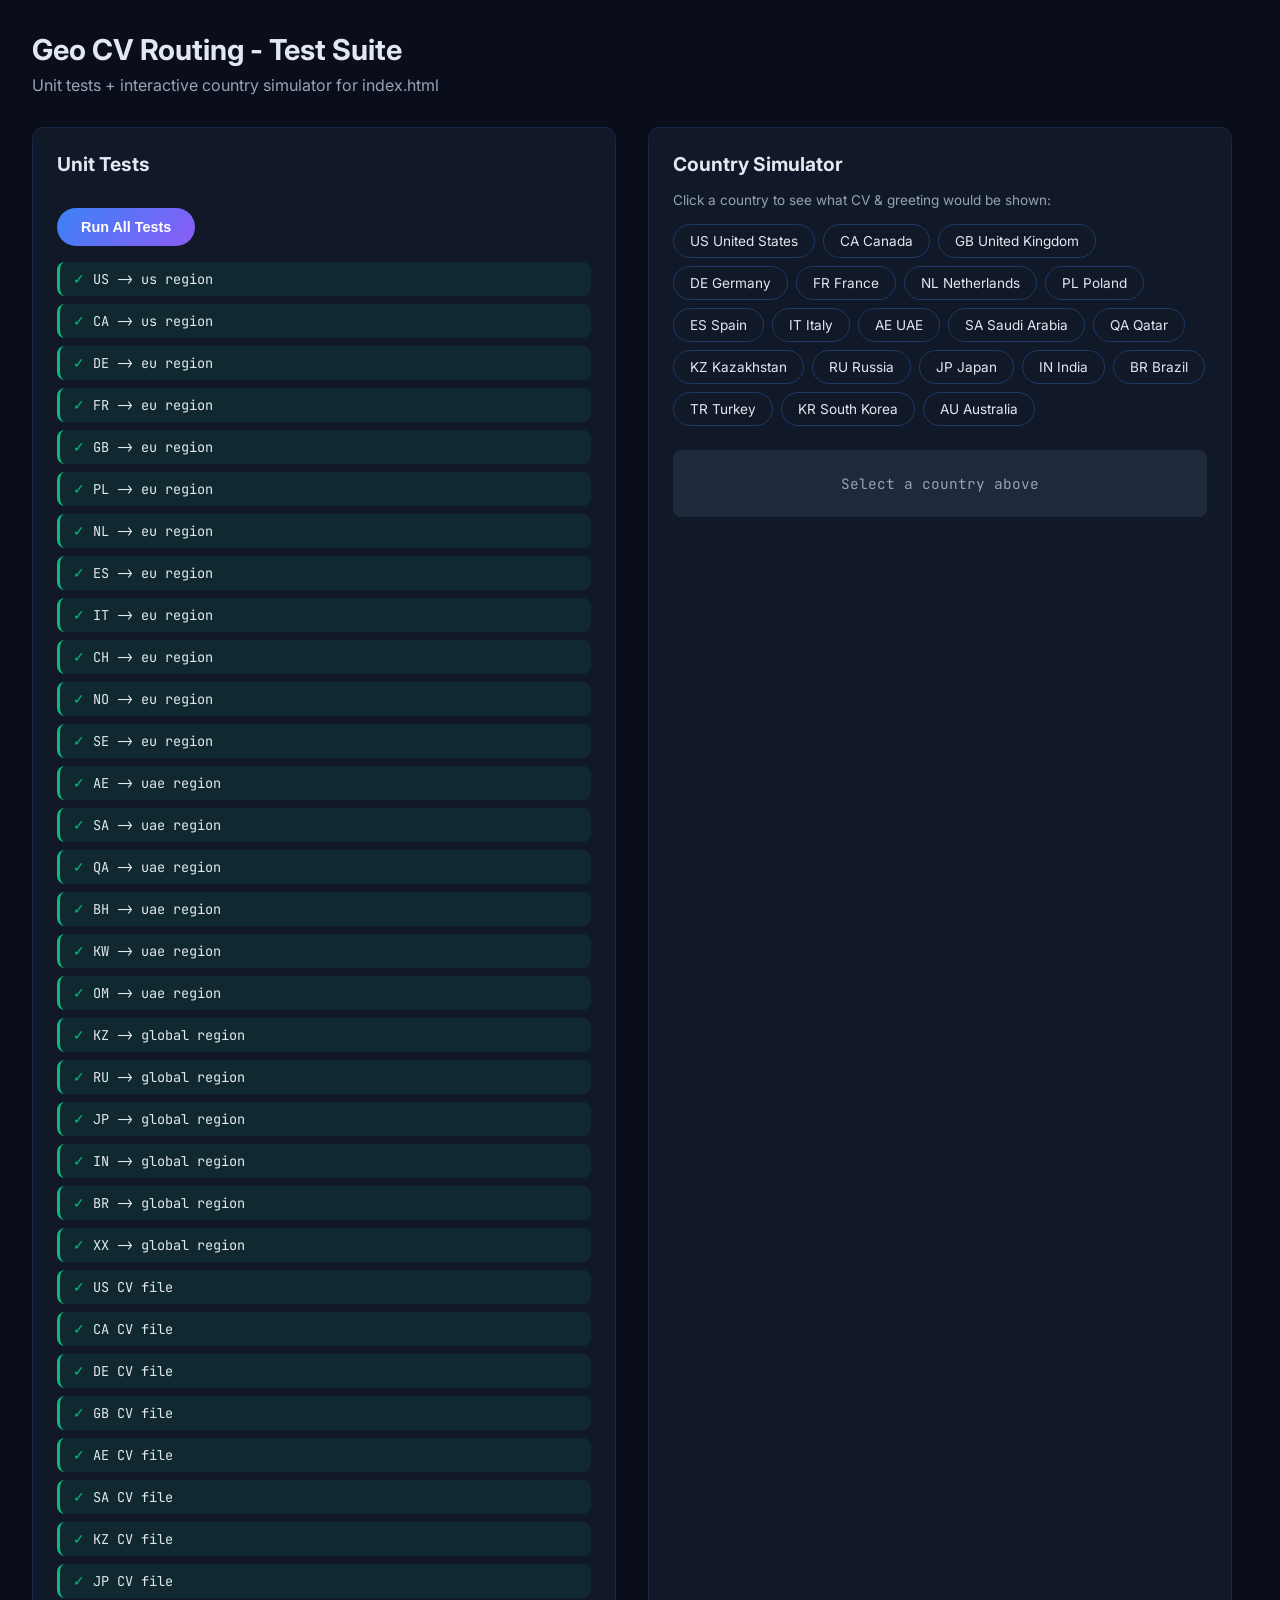
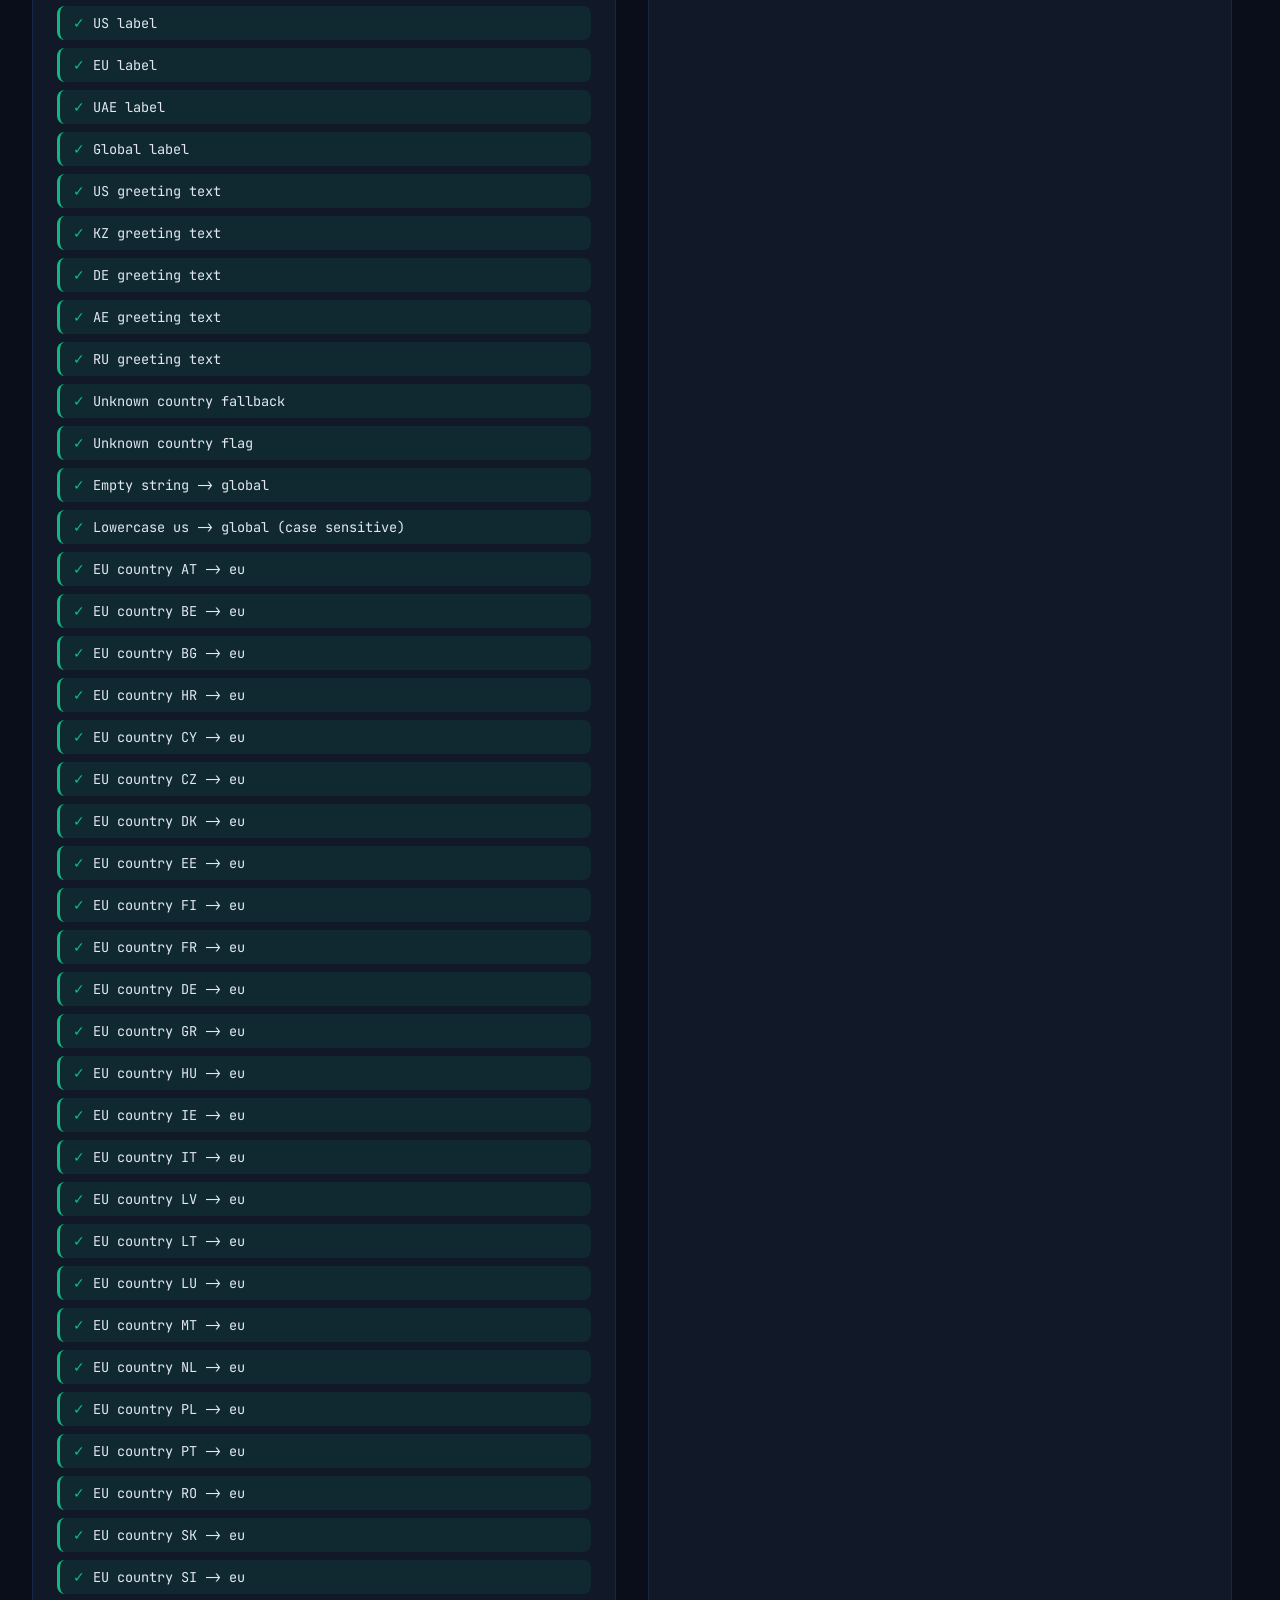
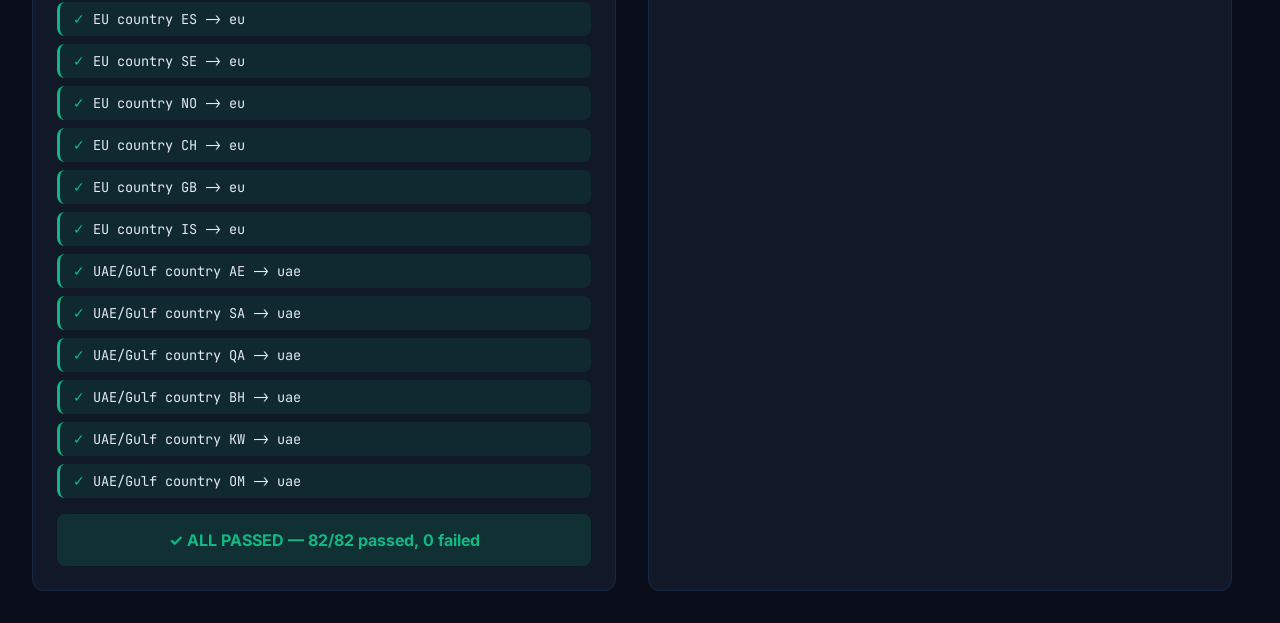
<file: test-geo.html>
<!DOCTYPE html>
<html lang="en">
<head>
    <meta charset="UTF-8">
    <title>Geo CV Routing - Test Suite</title>
    <link href="https://fonts.googleapis.com/css2?family=JetBrains+Mono:wght@400;700&family=Inter:wght@400;600;700&display=swap" rel="stylesheet">
    <style>
        * { box-sizing: border-box; margin: 0; padding: 0; }
        body { font-family: 'Inter', sans-serif; background: #0a0e1a; color: #e2e8f0; padding: 2rem; }
        h1 { font-size: 1.8rem; margin-bottom: 0.5rem; }
        .subtitle { color: #94a3b8; margin-bottom: 2rem; }
        .test-grid { display: grid; grid-template-columns: 1fr 1fr; gap: 2rem; max-width: 1200px; }

        /* Unit tests panel */
        .panel { background: #111827; border: 1px solid rgba(59,130,246,0.15); border-radius: 12px; padding: 1.5rem; }
        .panel h2 { font-size: 1.2rem; margin-bottom: 1rem; display: flex; align-items: center; gap: 0.5rem; }

        .test-result { font-family: 'JetBrains Mono', monospace; font-size: 0.85rem; padding: 0.5rem 0.8rem; border-radius: 8px; margin-bottom: 0.5rem; }
        .test-result.pass { background: rgba(16,185,129,0.1); border-left: 3px solid #10b981; }
        .test-result.fail { background: rgba(239,68,68,0.1); border-left: 3px solid #ef4444; }
        .pass-icon { color: #10b981; }
        .fail-icon { color: #ef4444; }

        .summary { margin-top: 1rem; padding: 1rem; border-radius: 8px; font-weight: 700; font-size: 1rem; text-align: center; }
        .summary.all-pass { background: rgba(16,185,129,0.15); color: #10b981; }
        .summary.has-fail { background: rgba(239,68,68,0.15); color: #ef4444; }

        /* Simulator panel */
        .country-buttons { display: flex; flex-wrap: wrap; gap: 8px; margin-bottom: 1.5rem; }
        .country-btn {
            padding: 0.5rem 1rem; border-radius: 50px; border: 1px solid rgba(59,130,246,0.3);
            background: transparent; color: #e2e8f0; font-family: 'Inter', sans-serif;
            font-size: 0.85rem; cursor: pointer; transition: all 0.2s;
        }
        .country-btn:hover { background: rgba(59,130,246,0.2); border-color: #3b82f6; }
        .country-btn.active { background: #3b82f6; border-color: #3b82f6; color: white; }

        .sim-output { background: #1e293b; border-radius: 8px; padding: 1.5rem; font-family: 'JetBrains Mono', monospace; font-size: 0.9rem; }
        .sim-row { display: flex; justify-content: space-between; padding: 0.5rem 0; border-bottom: 1px solid rgba(59,130,246,0.1); }
        .sim-row:last-child { border-bottom: none; }
        .sim-label { color: #94a3b8; }
        .sim-value { color: #3b82f6; font-weight: 700; text-align: right; max-width: 60%; word-break: break-all; }

        .btn-run {
            margin-top: 1rem; padding: 0.7rem 1.5rem; border-radius: 50px;
            background: linear-gradient(135deg, #3b82f6, #8b5cf6); border: none;
            color: white; font-weight: 700; font-size: 0.9rem; cursor: pointer;
            transition: transform 0.2s, box-shadow 0.2s;
        }
        .btn-run:hover { transform: scale(1.05); box-shadow: 0 5px 20px rgba(59,130,246,0.4); }

        @media (max-width: 768px) { .test-grid { grid-template-columns: 1fr; } }
    </style>
</head>
<body>

<h1>Geo CV Routing - Test Suite</h1>
<p class="subtitle">Unit tests + interactive country simulator for index.html</p>

<div class="test-grid">
    <!-- Unit Tests -->
    <div class="panel">
        <h2>Unit Tests</h2>
        <button class="btn-run" onclick="runTests()">Run All Tests</button>
        <div id="testResults" style="margin-top:1rem;"></div>
        <div id="testSummary"></div>
    </div>

    <!-- Interactive Simulator -->
    <div class="panel">
        <h2>Country Simulator</h2>
        <p style="color:#94a3b8; font-size:0.85rem; margin-bottom:1rem;">Click a country to see what CV & greeting would be shown:</p>
        <div class="country-buttons" id="countryButtons"></div>
        <div class="sim-output" id="simOutput">
            <div style="color:#94a3b8; text-align:center;">Select a country above</div>
        </div>
    </div>
</div>

<script>
// ===== REPLICATED LOGIC FROM index.html (source of truth for testing) =====

const euCountries = [
    'AT','BE','BG','HR','CY','CZ','DK','EE','FI','FR','DE','GR','HU','IE',
    'IT','LV','LT','LU','MT','NL','PL','PT','RO','SK','SI','ES','SE',
    'NO','CH','GB','IS'
];
const uaeCountries = ['AE','SA','QA','BH','KW','OM'];
const usCountries = ['US','CA'];

const cvFiles = {
    us:     { file: 'files/Dauren%20Torekhanov%20EN.pdf', label: '(EN)' },
    eu:     { file: 'files/Dauren%20Torekhanov%20EN.pdf', label: '(EN)' },
    uae:    { file: 'files/Dauren%20Torekhanov%20EN.pdf', label: '(EN)' },
    global: { file: 'files/Dauren%20Torekhanov%20EN.pdf', label: '(EN)' },
};

const greetings = {
    'RU': ['Привет! Рад видеть тебя здесь', '\u{1F1F7}\u{1F1FA}'],
    'KZ': ['Салем! Қош келдіңіз', '\u{1F1F0}\u{1F1FF}'],
    'US': ['Hey! Welcome to my page', '\u{1F1FA}\u{1F1F8}'],
    'GB': ['Hello! Glad you stopped by', '\u{1F1EC}\u{1F1E7}'],
    'DE': ['Hallo! Willkommen auf meiner Seite', '\u{1F1E9}\u{1F1EA}'],
    'FR': ['Salut! Bienvenue sur ma page', '\u{1F1EB}\u{1F1F7}'],
    'JP': ['こんにちは！ようこそ', '\u{1F1EF}\u{1F1F5}'],
    'CN': ['你好！欢迎来到我的页面', '\u{1F1E8}\u{1F1F3}'],
    'IN': ['Namaste! Welcome', '\u{1F1EE}\u{1F1F3}'],
    'BR': ['Olá! Bem-vindo à minha página', '\u{1F1E7}\u{1F1F7}'],
    'TR': ['Merhaba! Sayfama hoş geldiniz', '\u{1F1F9}\u{1F1F7}'],
    'UZ': ['Salom! Sahifamga xush kelibsiz', '\u{1F1FA}\u{1F1FF}'],
    'KG': ['Салам! Менин баракчама кош келиңиз', '\u{1F1F0}\u{1F1EC}'],
    'UA': ['Привіт! Ласкаво прошу', '\u{1F1FA}\u{1F1E6}'],
    'PL': ['Cześć! Witam na mojej stronie', '\u{1F1F5}\u{1F1F1}'],
    'AE': ['أهلاً! مرحباً بك في صفحتي', '\u{1F1E6}\u{1F1EA}'],
    'SA': ['أهلاً! مرحباً بك في صفحتي', '\u{1F1F8}\u{1F1E6}'],
    'ES': ['¡Hola! Bienvenido a mi página', '\u{1F1EA}\u{1F1F8}'],
    'IT': ['Ciao! Benvenuto nella mia pagina', '\u{1F1EE}\u{1F1F9}'],
    'NL': ['Hallo! Welkom op mijn pagina', '\u{1F1F3}\u{1F1F1}'],
    'KR': ['안녕하세요! 환영합니다', '\u{1F1F0}\u{1F1F7}'],
    'CA': ['Hey! Welcome to my page', '\u{1F1E8}\u{1F1E6}'],
    'QA': ['أهلاً! مرحباً بك في صفحتي', '\u{1F1F6}\u{1F1E6}'],
};

function getRegion(countryCode) {
    if (usCountries.includes(countryCode))  return 'us';
    if (euCountries.includes(countryCode))  return 'eu';
    if (uaeCountries.includes(countryCode)) return 'uae';
    return 'global';
}

function getGreeting(countryCode, countryName) {
    const match = greetings[countryCode];
    const flag = match ? match[1] : '🌍';
    const text = match ? match[0] : 'Hey! Welcome to my page';
    return { flag, text };
}

// ===== UNIT TESTS =====

let passed = 0, failed = 0;

function assert(testName, actual, expected) {
    const ok = actual === expected;
    if (ok) passed++; else failed++;
    return { testName, ok, actual, expected };
}

function runTests() {
    passed = 0; failed = 0;
    const results = [];

    // --- Region detection tests ---
    results.push(assert('US -> us region', getRegion('US'), 'us'));
    results.push(assert('CA -> us region', getRegion('CA'), 'us'));
    results.push(assert('DE -> eu region', getRegion('DE'), 'eu'));
    results.push(assert('FR -> eu region', getRegion('FR'), 'eu'));
    results.push(assert('GB -> eu region', getRegion('GB'), 'eu'));
    results.push(assert('PL -> eu region', getRegion('PL'), 'eu'));
    results.push(assert('NL -> eu region', getRegion('NL'), 'eu'));
    results.push(assert('ES -> eu region', getRegion('ES'), 'eu'));
    results.push(assert('IT -> eu region', getRegion('IT'), 'eu'));
    results.push(assert('CH -> eu region', getRegion('CH'), 'eu'));
    results.push(assert('NO -> eu region', getRegion('NO'), 'eu'));
    results.push(assert('SE -> eu region', getRegion('SE'), 'eu'));
    results.push(assert('AE -> uae region', getRegion('AE'), 'uae'));
    results.push(assert('SA -> uae region', getRegion('SA'), 'uae'));
    results.push(assert('QA -> uae region', getRegion('QA'), 'uae'));
    results.push(assert('BH -> uae region', getRegion('BH'), 'uae'));
    results.push(assert('KW -> uae region', getRegion('KW'), 'uae'));
    results.push(assert('OM -> uae region', getRegion('OM'), 'uae'));
    results.push(assert('KZ -> global region', getRegion('KZ'), 'global'));
    results.push(assert('RU -> global region', getRegion('RU'), 'global'));
    results.push(assert('JP -> global region', getRegion('JP'), 'global'));
    results.push(assert('IN -> global region', getRegion('IN'), 'global'));
    results.push(assert('BR -> global region', getRegion('BR'), 'global'));
    results.push(assert('XX -> global region', getRegion('XX'), 'global'));

    // --- CV file mapping tests ---
    results.push(assert('US CV file', cvFiles[getRegion('US')].file, 'files/Dauren%20Torekhanov%20EN.pdf'));
    results.push(assert('CA CV file', cvFiles[getRegion('CA')].file, 'files/Dauren%20Torekhanov%20EN.pdf'));
    results.push(assert('DE CV file', cvFiles[getRegion('DE')].file, 'files/Dauren%20Torekhanov%20EN.pdf'));
    results.push(assert('GB CV file', cvFiles[getRegion('GB')].file, 'files/Dauren%20Torekhanov%20EN.pdf'));
    results.push(assert('AE CV file', cvFiles[getRegion('AE')].file, 'files/Dauren%20Torekhanov%20EN.pdf'));
    results.push(assert('SA CV file', cvFiles[getRegion('SA')].file, 'files/Dauren%20Torekhanov%20EN.pdf'));
    results.push(assert('KZ CV file', cvFiles[getRegion('KZ')].file, 'files/Dauren%20Torekhanov%20EN.pdf'));
    results.push(assert('JP CV file', cvFiles[getRegion('JP')].file, 'files/Dauren%20Torekhanov%20EN.pdf'));

    // --- CV label tests ---
    results.push(assert('US label', cvFiles[getRegion('US')].label, '(EN)'));
    results.push(assert('EU label', cvFiles[getRegion('DE')].label, '(EN)'));
    results.push(assert('UAE label', cvFiles[getRegion('AE')].label, '(EN)'));
    results.push(assert('Global label', cvFiles[getRegion('KZ')].label, '(EN)'));

    // --- Greeting tests ---
    results.push(assert('US greeting text', getGreeting('US').text, 'Hey! Welcome to my page'));
    results.push(assert('KZ greeting text', getGreeting('KZ').text, 'Салем! Қош келдіңіз'));
    results.push(assert('DE greeting text', getGreeting('DE').text, 'Hallo! Willkommen auf meiner Seite'));
    results.push(assert('AE greeting text', getGreeting('AE').text, 'أهلاً! مرحباً بك في صفحتي'));
    results.push(assert('RU greeting text', getGreeting('RU').text, 'Привет! Рад видеть тебя здесь'));
    results.push(assert('Unknown country fallback', getGreeting('XX').text, 'Hey! Welcome to my page'));
    results.push(assert('Unknown country flag', getGreeting('XX').flag, '🌍'));

    // --- Edge cases ---
    results.push(assert('Empty string -> global', getRegion(''), 'global'));
    results.push(assert('Lowercase us -> global (case sensitive)', getRegion('us'), 'global'));

    // --- All EU countries are mapped ---
    euCountries.forEach(c => {
        results.push(assert(`EU country ${c} -> eu`, getRegion(c), 'eu'));
    });

    // --- All UAE countries are mapped ---
    uaeCountries.forEach(c => {
        results.push(assert(`UAE/Gulf country ${c} -> uae`, getRegion(c), 'uae'));
    });

    // Render results
    const container = document.getElementById('testResults');
    container.innerHTML = results.map(r =>
        `<div class="test-result ${r.ok ? 'pass' : 'fail'}">
            <span class="${r.ok ? 'pass-icon' : 'fail-icon'}">${r.ok ? '✓' : '✗'}</span>
            ${r.testName}
            ${r.ok ? '' : ` — expected <b>${r.expected}</b>, got <b>${r.actual}</b>`}
        </div>`
    ).join('');

    const summary = document.getElementById('testSummary');
    const total = passed + failed;
    summary.innerHTML = `<div class="summary ${failed === 0 ? 'all-pass' : 'has-fail'}">
        ${failed === 0 ? '✓ ALL PASSED' : '✗ SOME FAILED'} — ${passed}/${total} passed, ${failed} failed
    </div>`;
}

// ===== COUNTRY SIMULATOR =====

const testCountries = [
    { code: 'US', name: 'United States', city: 'New York' },
    { code: 'CA', name: 'Canada', city: 'Toronto' },
    { code: 'GB', name: 'United Kingdom', city: 'London' },
    { code: 'DE', name: 'Germany', city: 'Berlin' },
    { code: 'FR', name: 'France', city: 'Paris' },
    { code: 'NL', name: 'Netherlands', city: 'Amsterdam' },
    { code: 'PL', name: 'Poland', city: 'Warsaw' },
    { code: 'ES', name: 'Spain', city: 'Madrid' },
    { code: 'IT', name: 'Italy', city: 'Rome' },
    { code: 'AE', name: 'UAE', city: 'Dubai' },
    { code: 'SA', name: 'Saudi Arabia', city: 'Riyadh' },
    { code: 'QA', name: 'Qatar', city: 'Doha' },
    { code: 'KZ', name: 'Kazakhstan', city: 'Almaty' },
    { code: 'RU', name: 'Russia', city: 'Moscow' },
    { code: 'JP', name: 'Japan', city: 'Tokyo' },
    { code: 'IN', name: 'India', city: 'Mumbai' },
    { code: 'BR', name: 'Brazil', city: 'São Paulo' },
    { code: 'TR', name: 'Turkey', city: 'Istanbul' },
    { code: 'KR', name: 'South Korea', city: 'Seoul' },
    { code: 'AU', name: 'Australia', city: 'Sydney' },
];

const btnContainer = document.getElementById('countryButtons');
testCountries.forEach(c => {
    const btn = document.createElement('button');
    btn.className = 'country-btn';
    btn.textContent = `${c.code} ${c.name}`;
    btn.onclick = () => simulateCountry(c, btn);
    btnContainer.appendChild(btn);
});

function simulateCountry(country, btn) {
    // Highlight active button
    document.querySelectorAll('.country-btn').forEach(b => b.classList.remove('active'));
    btn.classList.add('active');

    const region = getRegion(country.code);
    const cv = cvFiles[region];
    const greeting = getGreeting(country.code, country.name);

    document.getElementById('simOutput').innerHTML = `
        <div class="sim-row"><span class="sim-label">Country</span><span class="sim-value">${country.name} (${country.code})</span></div>
        <div class="sim-row"><span class="sim-label">Region</span><span class="sim-value">${region.toUpperCase()}</span></div>
        <div class="sim-row"><span class="sim-label">CV File</span><span class="sim-value">${cv.file}</span></div>
        <div class="sim-row"><span class="sim-label">Button Label</span><span class="sim-value">Download CV ${cv.label}</span></div>
        <div class="sim-row"><span class="sim-label">Greeting</span><span class="sim-value">${greeting.flag} ${greeting.text}</span></div>
    `;
}

// Auto-run tests on load
runTests();
</script>
</body>
</html>
</file>
